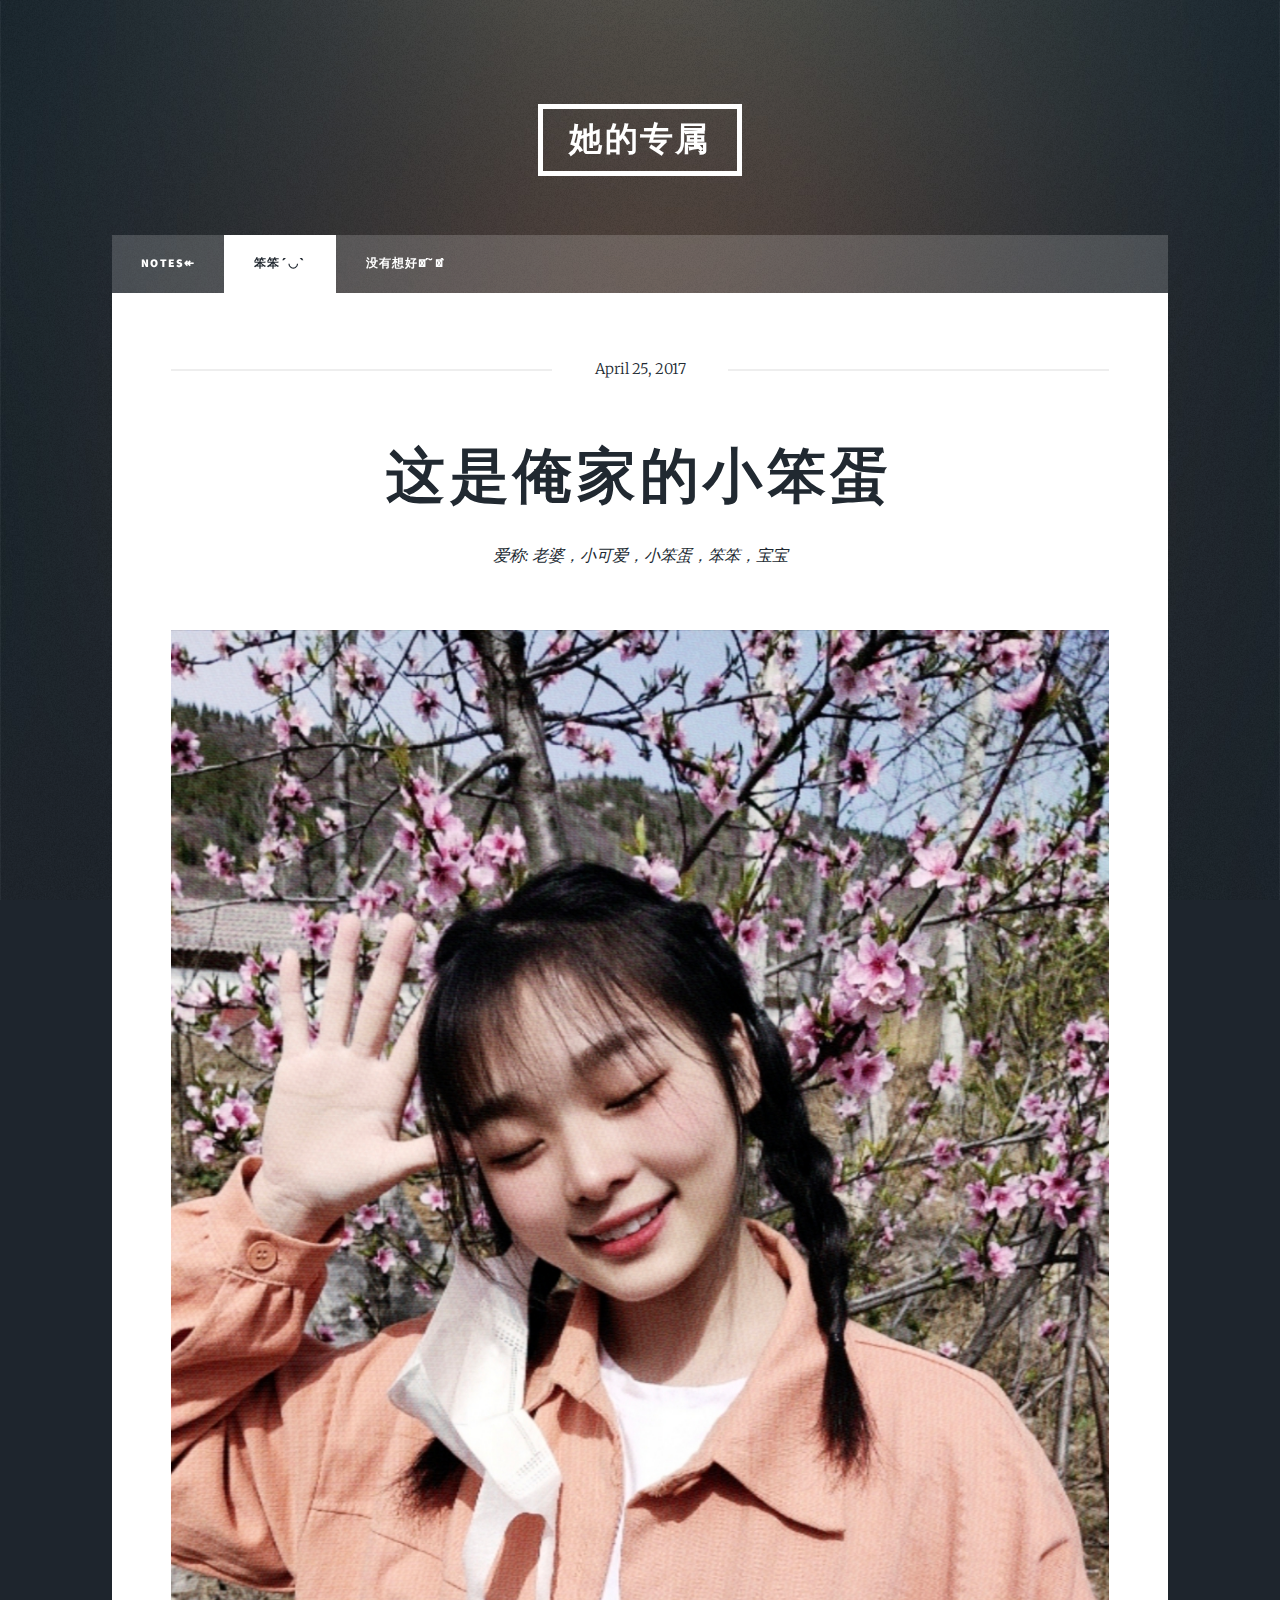
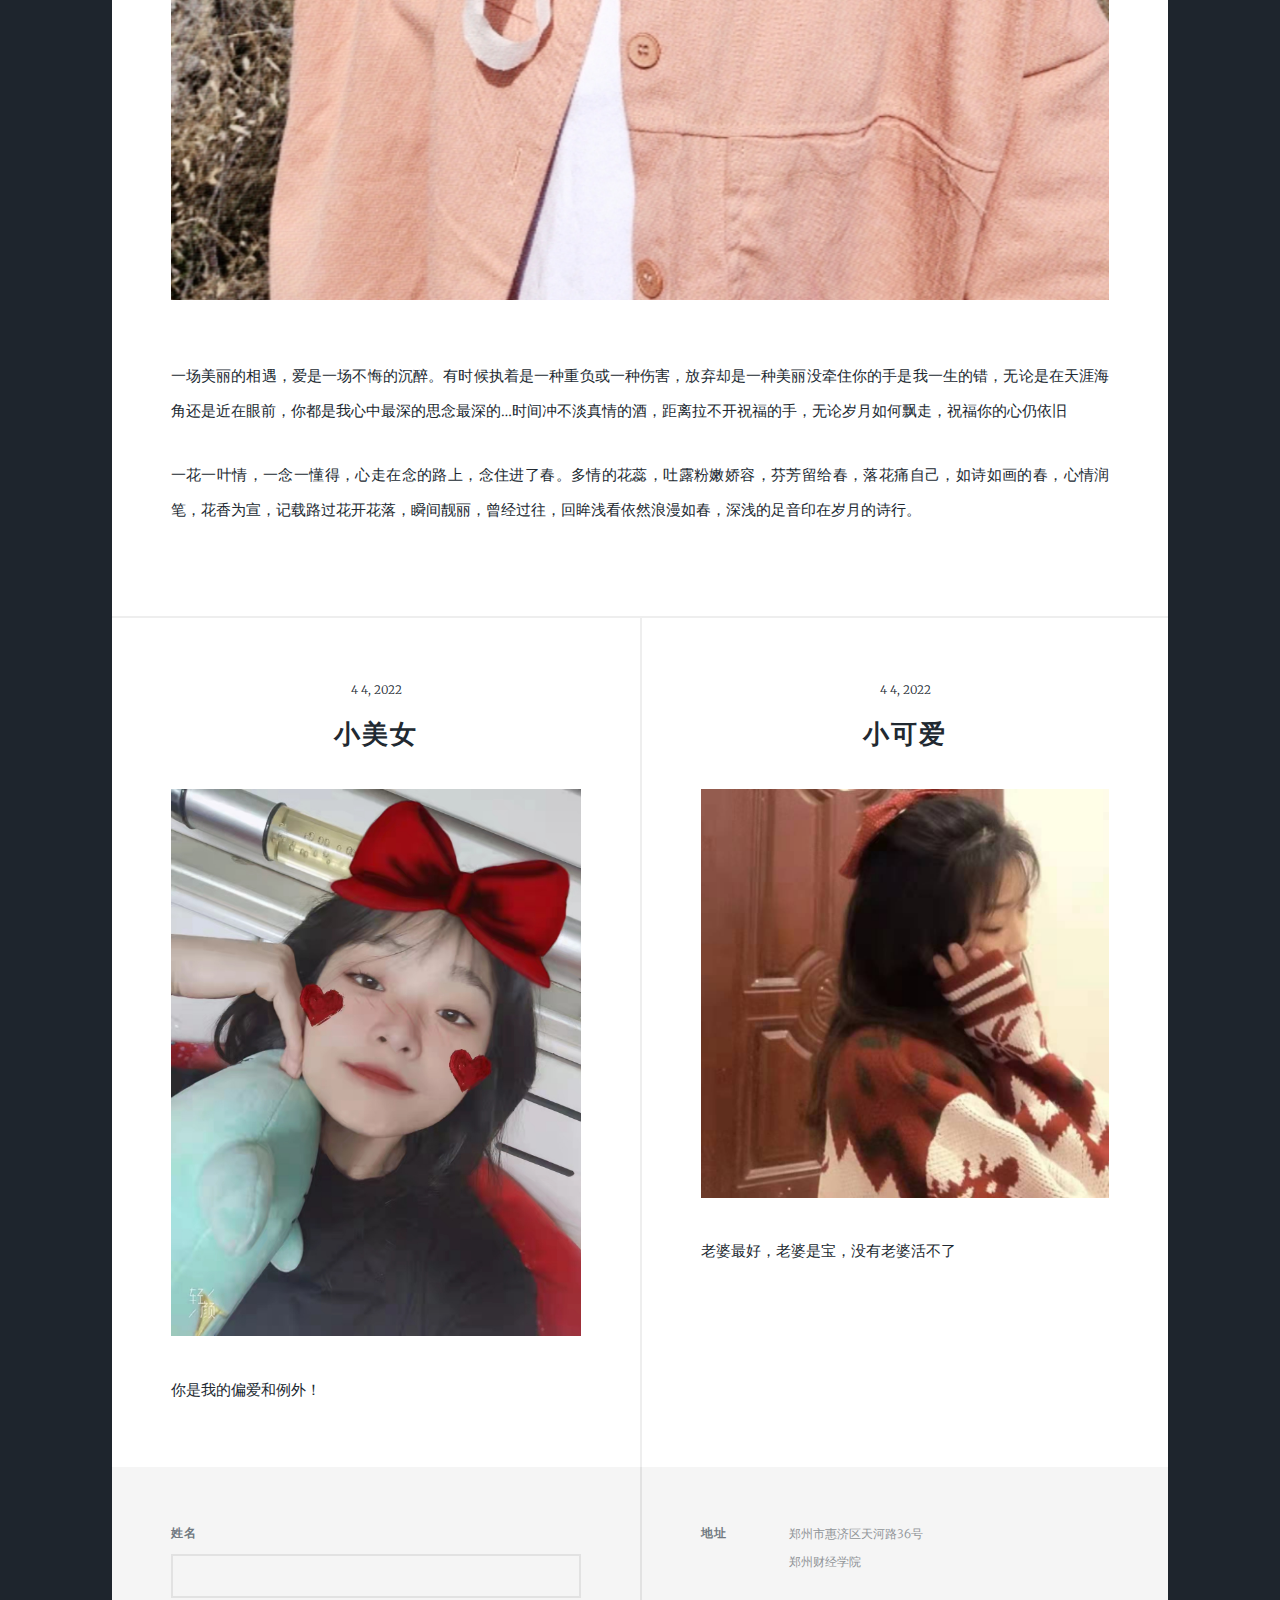
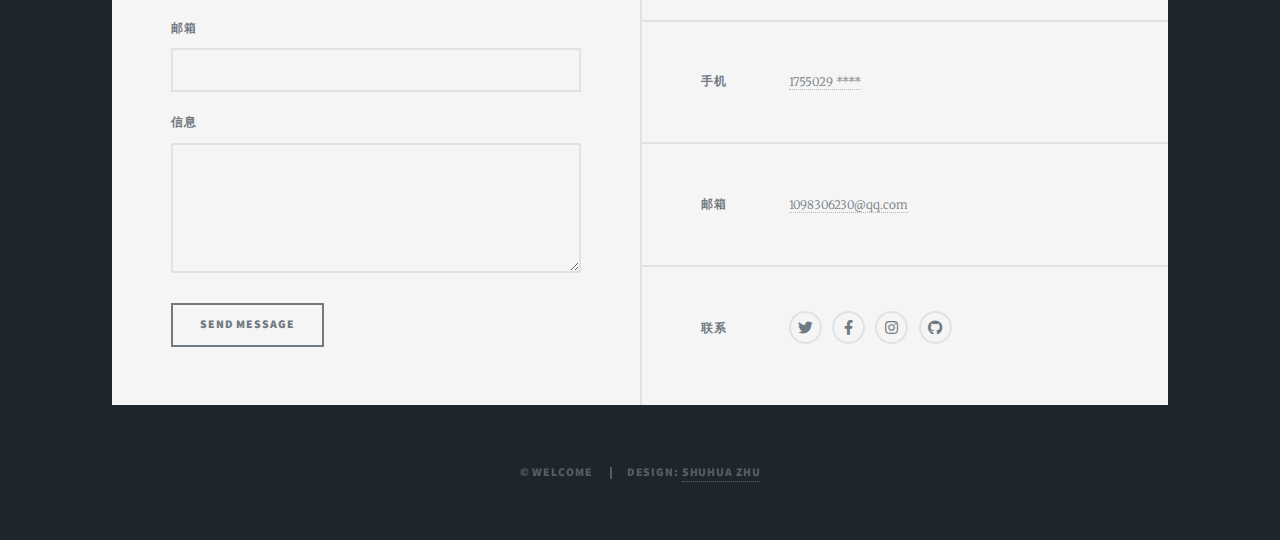
<file: shuhao/src/main/webapp/generic.html>
<!DOCTYPE HTML>
<!--
	Massively by HTML5 UP
	html5up.net | @ajlkn
	Free for personal and commercial use under the CCA 3.0 license (html5up.net/license)
-->
<html>
<head>
    <title>Designed by wjh</title>
    <meta charset="utf-8"/>
    <meta name="viewport" content="width=device-width, initial-scale=1, user-scalable=no"/>
    <link rel="stylesheet" href="assets/css/main.css"/>
    <noscript>
        <link rel="stylesheet" href="assets/css/noscript.css"/>
    </noscript>
</head>
<body class="is-preload">
<div id="clickCanvas" style=" position:fixed;left:0;top:0;z-index:999999999;pointer-events:none;"></div>

<!-- Wrapper -->
<div id="wrapper">

    <!-- Header -->
    <header id="header">
        <a href="index.html" class="logo">她的专属</a>
    </header>

    <!-- Nav -->
    <nav id="nav">
        <ul class="links">
            <li><a href="index.html">notes↞</a></li>
            <li class="active"><a href="generic.html">笨笨´◡`</a></li>
            <li><a href="#">没有想好ฅ́˘ฅ̀</a></li>
        </ul>
        <ul class="icons">
<!--            <li><a href="#" class="icon brands fa-twitter"><span class="label">Twitter</span></a></li>-->
<!--            <li><a href="#" class="icon brands fa-facebook-f"><span class="label">Facebook</span></a></li>-->
<!--            <li><a href="#" class="icon brands fa-instagram"><span class="label">Instagram</span></a></li>-->
<!--            <li><a href="#" class="icon brands fa-github"><span class="label">GitHub</span></a></li>-->
        </ul>
    </nav>

    <!-- Main -->
    <div id="main">

        <!-- Post -->
        <section class="post">
            <header class="major">
                <span class="date">April 25, 2017</span>
                <h1>这是俺家的小笨蛋</h1>
                <p>爱称: 老婆，小可爱，小笨蛋，笨笨，宝宝</p>
            </header>
            <div class="image main"><img src="images/shuhua.jpg" alt=""/></div>
            <p>
                一场美丽的相遇，爱是一场不悔的沉醉。有时候执着是一种重负或一种伤害，放弃却是一种美丽没牵住你的手是我一生的错，无论是在天涯海角还是近在眼前，你都是我心中最深的思念最深的…时间冲不淡真情的酒，距离拉不开祝福的手，无论岁月如何飘走，祝福你的心仍依旧</p>
            <p>
                一花一叶情，一念一懂得，心走在念的路上，念住进了春。多情的花蕊，吐露粉嫩娇容，芬芳留给春，落花痛自己，如诗如画的春，心情润笔，花香为宣，记载路过花开花落，瞬间靓丽，曾经过往，回眸浅看依然浪漫如春，深浅的足音印在岁月的诗行。</p>
        </section>


        <section class="posts">
            <article>
                <header>
                    <span class="date">4 4, 2022</span>
                    <h2><a href="#">小美女<br/>
                    </a></h2>
                </header>
                <a href="#" class="image fit"><img src="images/g1.jpg" alt=""/></a>
                <p>你是我的偏爱和例外！<br/>
                </p>
            </article>

            <article>
                <header>
                    <span class="date">4 4, 2022</span>
                    <h2><a href="#">小可爱<br/>
                    </a></h2>
                </header>
                <a href="#" class="image fit"><img src="images/g2.jpg" alt=""/></a>
                <p>老婆最好，老婆是宝，没有老婆活不了<br/>
                </p>
            </article>
        </section>
    </div>

    <!-- Footer -->
    <footer id="footer">
        <section>
            <form method="post" action="#">
                <div class="fields">
                    <div class="field">
                        <label for="name">姓名</label>
                        <input type="text" name="name" id="name"/>
                    </div>
                    <div class="field">
                        <label for="email">邮箱</label>
                        <input type="text" name="email" id="email"/>
                    </div>
                    <div class="field">
                        <label for="message">信息</label>
                        <textarea name="message" id="message" rows="3"></textarea>
                    </div>
                </div>
                <ul class="actions">
                    <li><input type="submit" value="Send Message"/></li>
                </ul>
            </form>
        </section>
        <section class="split contact">
            <section class="alt">
                <h3>地址</h3>
                <p>郑州市惠济区天河路36号<br/>
                    郑州财经学院</p>
            </section>
            <section>
                <h3>手机</h3>
                <p><a href="#">1755029 ****</a></p>
            </section>
            <section>
                <h3>邮箱</h3>
                <p><a href="#">1098306230@qq.com</a></p>
            </section>
            <section>
                <h3>联系</h3>
                <ul class="icons alt">
                    <li><a href="#" class="icon brands alt fa-twitter"><span class="label">Twitter</span></a></li>
                    <li><a href="#" class="icon brands alt fa-facebook-f"><span class="label">Facebook</span></a></li>
                    <li><a href="#" class="icon brands alt fa-instagram"><span class="label">Instagram</span></a></li>
                    <li><a href="#" class="icon brands alt fa-github"><span class="label">GitHub</span></a></li>
                </ul>
            </section>
        </section>
    </footer>

    <!-- Copyright -->
    <div id="copyright">
        <ul>
            <li>&copy; welcome</li>
            <li>Design: <a href="#">ShuHua Zhu</a></li>
        </ul>
    </div>

</div>

<!-- Scripts -->
<script src="assets/js/jquery.min.js"></script>
<script src="assets/js/jquery.scrollex.min.js"></script>
<script src="assets/js/jquery.scrolly.min.js"></script>
<script src="assets/js/browser.min.js"></script>
<script src="assets/js/breakpoints.min.js"></script>
<script src="assets/js/util.js"></script>
<script src="assets/js/main.js"></script>
<script src="assets/js/click.js"></script>

<div id="content" class="mw-body" role="main">
    <script src="https://eqcn.ajz.miesnfu.com/wp-content/plugins/wp-3d-pony/live2dw/lib/L2Dwidget.min.js"></script>
    <script>
        L2Dwidget.init({
            "model": {
                "jsonPath": "https://unpkg.com/live2d-widget-model-z16@1.0.5/assets/z16.model.json",
                "scale": 1
            },
            "display": {
                "position": "left",
                "width": 90,
                "height": 130,
                "hOffset": 0,
                "vOffset": -20
            },
            "mobile": {
                "show": true,
                "scale": 0.5
            },
            "react": {
                "opacityDefault": 0.7,
                "opacityOnHover": 0.2
            }
        });
    </script>

</div>
</body>
</html>
</file>
<file: shuhao/src/main/webapp/assets/css/main.css>
@import url(fontawesome-all.min.css);
@import url("https://fonts.googleapis.com/css?family=Merriweather:300,700,300italic,700italic|Source+Sans+Pro:900");

/*
	Massively by HTML5 UP
	html5up.net | @ajlkn
	Free for personal and commercial use under the CCA 3.0 license (html5up.net/license)
*/

html, body, div, span, applet, object,
iframe, h1, h2, h3, h4, h5, h6, p, blockquote,
pre, a, abbr, acronym, address, big, cite,
code, del, dfn, em, img, ins, kbd, q, s, samp,
small, strike, strong, sub, sup, tt, var, b,
u, i, center, dl, dt, dd, ol, ul, li, fieldset,
form, label, legend, table, caption, tbody,
tfoot, thead, tr, th, td, article, aside,
canvas, details, embed, figure, figcaption,
footer, header, hgroup, menu, nav, output, ruby,
section, summary, time, mark, audio, video {
	margin: 0;
	padding: 0;
	border: 0;
	font-size: 100%;
	font: inherit;
	vertical-align: baseline;}

article, aside, details, figcaption, figure,
footer, header, hgroup, menu, nav, section {
	display: block;}

body {
	line-height: 1;
}

ol, ul {
	list-style: none;
}

blockquote, q {
	quotes: none;
}

	blockquote:before, blockquote:after, q:before, q:after {
		content: '';
		content: none;
	}

table {
	border-collapse: collapse;
	border-spacing: 0;
}

body {
	-webkit-text-size-adjust: none;
}

mark {
	background-color: transparent;
	color: inherit;
}

input::-moz-focus-inner {
	border: 0;
	padding: 0;
}

input, select, textarea {
	-moz-appearance: none;
	-webkit-appearance: none;
	-ms-appearance: none;
	appearance: none;
}

/* Basic */

	@-ms-viewport {
		width: device-width;
	}

	body {
		-ms-overflow-style: scrollbar;
	}

	@media screen and (max-width: 480px) {

		html, body {
			min-width: 320px;
		}

	}

	html {
		box-sizing: border-box;
	}

	*, *:before, *:after {
		box-sizing: inherit;
	}

	body {
		background-color: #1e252d;
	}

		body.is-preload *, body.is-preload *:before, body.is-preload *:after {
			-moz-animation: none !important;
			-webkit-animation: none !important;
			-ms-animation: none !important;
			animation: none !important;
			-moz-transition: none !important;
			-webkit-transition: none !important;
			-ms-transition: none !important;
			transition: none !important;
		}

/* Type */

	html {
		font-size: 16pt;
	}

		@media screen and (max-width: 1680px) {

			html {
				font-size: 12pt;
			}

		}

		@media screen and (max-width: 1280px) {

			html {
				font-size: 11pt;
			}

		}

		@media screen and (max-width: 360px) {

			html {
				font-size: 10pt;
			}

		}

	body {
		color: #212931;
	}

	body, input, select, textarea {
		font-family: "Merriweather", Georgia, serif;
		font-weight: 300;
		font-size: 1rem;
		line-height: 2.375;
	}

	a {
		-moz-transition: color 0.2s ease-in-out, background-color 0.2s ease-in-out, border-color 0.2s ease-in-out, box-shadow 0.2s ease-in-out;
		-webkit-transition: color 0.2s ease-in-out, background-color 0.2s ease-in-out, border-color 0.2s ease-in-out, box-shadow 0.2s ease-in-out;
		-ms-transition: color 0.2s ease-in-out, background-color 0.2s ease-in-out, border-color 0.2s ease-in-out, box-shadow 0.2s ease-in-out;
		transition: color 0.2s ease-in-out, background-color 0.2s ease-in-out, border-color 0.2s ease-in-out, box-shadow 0.2s ease-in-out;
		border-bottom: dotted 1px;
		text-decoration: none;
	}

		a:hover {
			border-bottom-color: transparent;
		}

	strong, b {
		font-weight: 600;
	}

	em, i {
		font-style: italic;
	}

	p {
		text-align: justify;
		margin: 0 0 2rem 0;
	}

	h1, h2, h3, h4, h5, h6 {
		font-family: "Source Sans Pro", Helvetica, sans-serif;
		font-weight: 900;
		line-height: 1.5;
		letter-spacing: 0.075em;
		text-transform: uppercase;
		margin: 0 0 1rem 0;
	}

		h1 a, h2 a, h3 a, h4 a, h5 a, h6 a {
			border-bottom: 0;
			color: inherit;
			text-decoration: none;
		}

	h1 {
		font-size: 4rem;
		line-height: 1.1;
		margin: 0 0 2rem 0;
	}

	h2 {
		font-size: 1.75rem;
		line-height: 1.3;
		margin: 0 0 1.5rem 0;
	}

	h3 {
		font-size: 1.25rem;
		margin: 0 0 1.5rem 0;
	}

	h4 {
		font-size: 1rem;
	}

	h5 {
		font-size: 0.9rem;
	}

	h6 {
		font-size: 0.8rem;
	}

	sub {
		font-size: 0.8rem;
		position: relative;
		top: 0.5rem;
	}

	sup {
		font-size: 0.8rem;
		position: relative;
		top: -0.5rem;
	}

	blockquote {
		border-left: solid 4px;
		font-style: italic;
		margin: 0 0 2rem 0;
		padding: 0.5rem 0 0.5rem 2rem;
	}

	code {
		border: solid 2px;
		font-family: "Courier New", monospace;
		font-size: 0.9rem;
		margin: 0 0.25rem;
		padding: 0.25rem 0.65rem;
	}

	pre {
		-webkit-overflow-scrolling: touch;
		font-family: "Courier New", monospace;
		font-size: 0.9rem;
		margin: 0 0 2rem 0;
	}

		pre code {
			display: block;
			line-height: 1.75;
			padding: 1rem 1.5rem;
			overflow-x: auto;
		}

	hr {
		border: 0;
		border-bottom: solid 2px;
		margin: 3rem 0;
	}

		hr.major {
			margin: 5rem 0;
		}

	.align-left {
		text-align: left;
	}

	.align-center {
		text-align: center;
	}

	.align-right {
		text-align: right;
	}

	input, select, textarea {
		color: #212931;
	}

	a {
		color: #212931;
		border-bottom-color: rgba(33, 41, 49, 0.5);
	}

		a:hover {
			border-bottom-color: transparent;
			color: #18bfef !important;
		}

	strong, b {
		color: #212931;
	}

	h1, h2, h3, h4, h5, h6 {
		color: #212931;
	}

	blockquote {
		border-left-color: #eeeeee;
	}

	code {
		background: rgba(220, 220, 220, 0.25);
		border-color: #eeeeee;
	}

	hr {
		border-bottom-color: #eeeeee;
	}

/* Row */

	.row {
		display: flex;
		flex-wrap: wrap;
		box-sizing: border-box;
		align-items: stretch;
	}

		.row > * {
			box-sizing: border-box;
		}

		.row.gtr-uniform > * > :last-child {
			margin-bottom: 0;
		}

		.row.aln-left {
			justify-content: flex-start;
		}

		.row.aln-center {
			justify-content: center;
		}

		.row.aln-right {
			justify-content: flex-end;
		}

		.row.aln-top {
			align-items: flex-start;
		}

		.row.aln-middle {
			align-items: center;
		}

		.row.aln-bottom {
			align-items: flex-end;
		}

		.row > .imp {
			order: -1;
		}

		.row > .col-1 {
			width: 8.33333%;
		}

		.row > .off-1 {
			margin-left: 8.33333%;
		}

		.row > .col-2 {
			width: 16.66667%;
		}

		.row > .off-2 {
			margin-left: 16.66667%;
		}

		.row > .col-3 {
			width: 25%;
		}

		.row > .off-3 {
			margin-left: 25%;
		}

		.row > .col-4 {
			width: 33.33333%;
		}

		.row > .off-4 {
			margin-left: 33.33333%;
		}

		.row > .col-5 {
			width: 41.66667%;
		}

		.row > .off-5 {
			margin-left: 41.66667%;
		}

		.row > .col-6 {
			width: 100%;
		}

		.row > .off-6 {
			margin-left: 50%;
		}

		.row > .col-7 {
			width: 58.33333%;
		}

		.row > .off-7 {
			margin-left: 58.33333%;
		}

		.row > .col-8 {
			width: 66.66667%;
		}

		.row > .off-8 {
			margin-left: 66.66667%;
		}

		.row > .col-9 {
			width: 75%;
		}

		.row > .off-9 {
			margin-left: 75%;
		}

		.row > .col-10 {
			width: 83.33333%;
		}

		.row > .off-10 {
			margin-left: 83.33333%;
		}

		.row > .col-11 {
			width: 91.66667%;
		}

		.row > .off-11 {
			margin-left: 91.66667%;
		}

		.row > .col-12 {
			width: 100%;
		}

		.row > .off-12 {
			margin-left: 100%;
		}

		.row.gtr-0 {
			margin-top: 0;
			margin-left: 0rem;
		}

			.row.gtr-0 > * {
				padding: 0 0 0 0rem;
			}

			.row.gtr-0.gtr-uniform {
				margin-top: 0rem;
			}

				.row.gtr-0.gtr-uniform > * {
					padding-top: 0rem;
				}

		.row.gtr-25 {
			margin-top: 0;
			margin-left: -0.375rem;
		}

			.row.gtr-25 > * {
				padding: 0 0 0 0.375rem;
			}

			.row.gtr-25.gtr-uniform {
				margin-top: -0.375rem;
			}

				.row.gtr-25.gtr-uniform > * {
					padding-top: 0.375rem;
				}

		.row.gtr-50 {
			margin-top: 0;
			margin-left: -0.75rem;
		}

			.row.gtr-50 > * {
				padding: 0 0 0 0.75rem;
			}

			.row.gtr-50.gtr-uniform {
				margin-top: -0.75rem;
			}

				.row.gtr-50.gtr-uniform > * {
					padding-top: 0.75rem;
				}

		.row {
			margin-top: 0;
			margin-left: -1.5rem;
		}

			.row > * {
				padding: 0 0 0 1.5rem;
			}

			.row.gtr-uniform {
				margin-top: -1.5rem;
			}

				.row.gtr-uniform > * {
					padding-top: 1.5rem;
				}

		.row.gtr-150 {
			margin-top: 0;
			margin-left: -2.25rem;
		}

			.row.gtr-150 > * {
				padding: 0 0 0 2.25rem;
			}

			.row.gtr-150.gtr-uniform {
				margin-top: -2.25rem;
			}

				.row.gtr-150.gtr-uniform > * {
					padding-top: 2.25rem;
				}

		.row.gtr-200 {
			margin-top: 0;
			margin-left: -3rem;
		}

			.row.gtr-200 > * {
				padding: 0 0 0 3rem;
			}

			.row.gtr-200.gtr-uniform {
				margin-top: -3rem;
			}

				.row.gtr-200.gtr-uniform > * {
					padding-top: 3rem;
				}

		@media screen and (max-width: 1680px) {

			.row {
				display: flex;
				flex-wrap: wrap;
				box-sizing: border-box;
				align-items: stretch;
			}

				.row > * {
					box-sizing: border-box;
				}

				.row.gtr-uniform > * > :last-child {
					margin-bottom: 0;
				}

				.row.aln-left {
					justify-content: flex-start;
				}

				.row.aln-center {
					justify-content: center;
				}

				.row.aln-right {
					justify-content: flex-end;
				}

				.row.aln-top {
					align-items: flex-start;
				}

				.row.aln-middle {
					align-items: center;
				}

				.row.aln-bottom {
					align-items: flex-end;
				}

				.row > .imp-xlarge {
					order: -1;
				}

				.row > .col-1-xlarge {
					width: 8.33333%;
				}

				.row > .off-1-xlarge {
					margin-left: 8.33333%;
				}

				.row > .col-2-xlarge {
					width: 16.66667%;
				}

				.row > .off-2-xlarge {
					margin-left: 16.66667%;
				}

				.row > .col-3-xlarge {
					width: 25%;
				}

				.row > .off-3-xlarge {
					margin-left: 25%;
				}

				.row > .col-4-xlarge {
					width: 33.33333%;
				}

				.row > .off-4-xlarge {
					margin-left: 33.33333%;
				}

				.row > .col-5-xlarge {
					width: 41.66667%;
				}

				.row > .off-5-xlarge {
					margin-left: 41.66667%;
				}

				.row > .col-6-xlarge {
					width: 50%;
				}

				.row > .off-6-xlarge {
					margin-left: 50%;
				}

				.row > .col-7-xlarge {
					width: 58.33333%;
				}

				.row > .off-7-xlarge {
					margin-left: 58.33333%;
				}

				.row > .col-8-xlarge {
					width: 66.66667%;
				}

				.row > .off-8-xlarge {
					margin-left: 66.66667%;
				}

				.row > .col-9-xlarge {
					width: 75%;
				}

				.row > .off-9-xlarge {
					margin-left: 75%;
				}

				.row > .col-10-xlarge {
					width: 83.33333%;
				}

				.row > .off-10-xlarge {
					margin-left: 83.33333%;
				}

				.row > .col-11-xlarge {
					width: 91.66667%;
				}

				.row > .off-11-xlarge {
					margin-left: 91.66667%;
				}

				.row > .col-12-xlarge {
					width: 100%;
				}

				.row > .off-12-xlarge {
					margin-left: 100%;
				}

				.row.gtr-0 {
					margin-top: 0;
					margin-left: 0rem;
				}

					.row.gtr-0 > * {
						padding: 0 0 0 0rem;
					}

					.row.gtr-0.gtr-uniform {
						margin-top: 0rem;
					}

						.row.gtr-0.gtr-uniform > * {
							padding-top: 0rem;
						}

				.row.gtr-25 {
					margin-top: 0;
					margin-left: -0.375rem;
				}

					.row.gtr-25 > * {
						padding: 0 0 0 0.375rem;
					}

					.row.gtr-25.gtr-uniform {
						margin-top: -0.375rem;
					}

						.row.gtr-25.gtr-uniform > * {
							padding-top: 0.375rem;
						}

				.row.gtr-50 {
					margin-top: 0;
					margin-left: -0.75rem;
				}

					.row.gtr-50 > * {
						padding: 0 0 0 0.75rem;
					}

					.row.gtr-50.gtr-uniform {
						margin-top: -0.75rem;
					}

						.row.gtr-50.gtr-uniform > * {
							padding-top: 0.75rem;
						}

				.row {
					margin-top: 0;
					margin-left: -1.5rem;
				}

					.row > * {
						padding: 0 0 0 1.5rem;
					}

					.row.gtr-uniform {
						margin-top: -1.5rem;
					}

						.row.gtr-uniform > * {
							padding-top: 1.5rem;
						}

				.row.gtr-150 {
					margin-top: 0;
					margin-left: -2.25rem;
				}

					.row.gtr-150 > * {
						padding: 0 0 0 2.25rem;
					}

					.row.gtr-150.gtr-uniform {
						margin-top: -2.25rem;
					}

						.row.gtr-150.gtr-uniform > * {
							padding-top: 2.25rem;
						}

				.row.gtr-200 {
					margin-top: 0;
					margin-left: -3rem;
				}

					.row.gtr-200 > * {
						padding: 0 0 0 3rem;
					}

					.row.gtr-200.gtr-uniform {
						margin-top: -3rem;
					}

						.row.gtr-200.gtr-uniform > * {
							padding-top: 3rem;
						}

		}

		@media screen and (max-width: 1280px) {

			.row {
				display: flex;
				flex-wrap: wrap;
				box-sizing: border-box;
				align-items: stretch;
			}

				.row > * {
					box-sizing: border-box;
				}

				.row.gtr-uniform > * > :last-child {
					margin-bottom: 0;
				}

				.row.aln-left {
					justify-content: flex-start;
				}

				.row.aln-center {
					justify-content: center;
				}

				.row.aln-right {
					justify-content: flex-end;
				}

				.row.aln-top {
					align-items: flex-start;
				}

				.row.aln-middle {
					align-items: center;
				}

				.row.aln-bottom {
					align-items: flex-end;
				}

				.row > .imp-large {
					order: -1;
				}

				.row > .col-1-large {
					width: 8.33333%;
				}

				.row > .off-1-large {
					margin-left: 8.33333%;
				}

				.row > .col-2-large {
					width: 16.66667%;
				}

				.row > .off-2-large {
					margin-left: 16.66667%;
				}

				.row > .col-3-large {
					width: 25%;
				}

				.row > .off-3-large {
					margin-left: 25%;
				}

				.row > .col-4-large {
					width: 33.33333%;
				}

				.row > .off-4-large {
					margin-left: 33.33333%;
				}

				.row > .col-5-large {
					width: 41.66667%;
				}

				.row > .off-5-large {
					margin-left: 41.66667%;
				}

				.row > .col-6-large {
					width: 50%;
				}

				.row > .off-6-large {
					margin-left: 50%;
				}

				.row > .col-7-large {
					width: 58.33333%;
				}

				.row > .off-7-large {
					margin-left: 58.33333%;
				}

				.row > .col-8-large {
					width: 66.66667%;
				}

				.row > .off-8-large {
					margin-left: 66.66667%;
				}

				.row > .col-9-large {
					width: 75%;
				}

				.row > .off-9-large {
					margin-left: 75%;
				}

				.row > .col-10-large {
					width: 83.33333%;
				}

				.row > .off-10-large {
					margin-left: 83.33333%;
				}

				.row > .col-11-large {
					width: 91.66667%;
				}

				.row > .off-11-large {
					margin-left: 91.66667%;
				}

				.row > .col-12-large {
					width: 100%;
				}

				.row > .off-12-large {
					margin-left: 100%;
				}

				.row.gtr-0 {
					margin-top: 0;
					margin-left: 0rem;
				}

					.row.gtr-0 > * {
						padding: 0 0 0 0rem;
					}

					.row.gtr-0.gtr-uniform {
						margin-top: 0rem;
					}

						.row.gtr-0.gtr-uniform > * {
							padding-top: 0rem;
						}

				.row.gtr-25 {
					margin-top: 0;
					margin-left: -0.375rem;
				}

					.row.gtr-25 > * {
						padding: 0 0 0 0.375rem;
					}

					.row.gtr-25.gtr-uniform {
						margin-top: -0.375rem;
					}

						.row.gtr-25.gtr-uniform > * {
							padding-top: 0.375rem;
						}

				.row.gtr-50 {
					margin-top: 0;
					margin-left: -0.75rem;
				}

					.row.gtr-50 > * {
						padding: 0 0 0 0.75rem;
					}

					.row.gtr-50.gtr-uniform {
						margin-top: -0.75rem;
					}

						.row.gtr-50.gtr-uniform > * {
							padding-top: 0.75rem;
						}

				.row {
					margin-top: 0;
					margin-left: -1.5rem;
				}

					.row > * {
						padding: 0 0 0 1.5rem;
					}

					.row.gtr-uniform {
						margin-top: -1.5rem;
					}

						.row.gtr-uniform > * {
							padding-top: 1.5rem;
						}

				.row.gtr-150 {
					margin-top: 0;
					margin-left: -2.25rem;
				}

					.row.gtr-150 > * {
						padding: 0 0 0 2.25rem;
					}

					.row.gtr-150.gtr-uniform {
						margin-top: -2.25rem;
					}

						.row.gtr-150.gtr-uniform > * {
							padding-top: 2.25rem;
						}

				.row.gtr-200 {
					margin-top: 0;
					margin-left: -3rem;
				}

					.row.gtr-200 > * {
						padding: 0 0 0 3rem;
					}

					.row.gtr-200.gtr-uniform {
						margin-top: -3rem;
					}

						.row.gtr-200.gtr-uniform > * {
							padding-top: 3rem;
						}

		}

		@media screen and (max-width: 980px) {

			.row {
				display: flex;
				flex-wrap: wrap;
				box-sizing: border-box;
				align-items: stretch;
			}

				.row > * {
					box-sizing: border-box;
				}

				.row.gtr-uniform > * > :last-child {
					margin-bottom: 0;
				}

				.row.aln-left {
					justify-content: flex-start;
				}

				.row.aln-center {
					justify-content: center;
				}

				.row.aln-right {
					justify-content: flex-end;
				}

				.row.aln-top {
					align-items: flex-start;
				}

				.row.aln-middle {
					align-items: center;
				}

				.row.aln-bottom {
					align-items: flex-end;
				}

				.row > .imp-medium {
					order: -1;
				}

				.row > .col-1-medium {
					width: 8.33333%;
				}

				.row > .off-1-medium {
					margin-left: 8.33333%;
				}

				.row > .col-2-medium {
					width: 16.66667%;
				}

				.row > .off-2-medium {
					margin-left: 16.66667%;
				}

				.row > .col-3-medium {
					width: 25%;
				}

				.row > .off-3-medium {
					margin-left: 25%;
				}

				.row > .col-4-medium {
					width: 33.33333%;
				}

				.row > .off-4-medium {
					margin-left: 33.33333%;
				}

				.row > .col-5-medium {
					width: 41.66667%;
				}

				.row > .off-5-medium {
					margin-left: 41.66667%;
				}

				.row > .col-6-medium {
					width: 50%;
				}

				.row > .off-6-medium {
					margin-left: 50%;
				}

				.row > .col-7-medium {
					width: 58.33333%;
				}

				.row > .off-7-medium {
					margin-left: 58.33333%;
				}

				.row > .col-8-medium {
					width: 66.66667%;
				}

				.row > .off-8-medium {
					margin-left: 66.66667%;
				}

				.row > .col-9-medium {
					width: 75%;
				}

				.row > .off-9-medium {
					margin-left: 75%;
				}

				.row > .col-10-medium {
					width: 83.33333%;
				}

				.row > .off-10-medium {
					margin-left: 83.33333%;
				}

				.row > .col-11-medium {
					width: 91.66667%;
				}

				.row > .off-11-medium {
					margin-left: 91.66667%;
				}

				.row > .col-12-medium {
					width: 100%;
				}

				.row > .off-12-medium {
					margin-left: 100%;
				}

				.row.gtr-0 {
					margin-top: 0;
					margin-left: 0rem;
				}

					.row.gtr-0 > * {
						padding: 0 0 0 0rem;
					}

					.row.gtr-0.gtr-uniform {
						margin-top: 0rem;
					}

						.row.gtr-0.gtr-uniform > * {
							padding-top: 0rem;
						}

				.row.gtr-25 {
					margin-top: 0;
					margin-left: -0.375rem;
				}

					.row.gtr-25 > * {
						padding: 0 0 0 0.375rem;
					}

					.row.gtr-25.gtr-uniform {
						margin-top: -0.375rem;
					}

						.row.gtr-25.gtr-uniform > * {
							padding-top: 0.375rem;
						}

				.row.gtr-50 {
					margin-top: 0;
					margin-left: -0.75rem;
				}

					.row.gtr-50 > * {
						padding: 0 0 0 0.75rem;
					}

					.row.gtr-50.gtr-uniform {
						margin-top: -0.75rem;
					}

						.row.gtr-50.gtr-uniform > * {
							padding-top: 0.75rem;
						}

				.row {
					margin-top: 0;
					margin-left: -1.5rem;
				}

					.row > * {
						padding: 0 0 0 1.5rem;
					}

					.row.gtr-uniform {
						margin-top: -1.5rem;
					}

						.row.gtr-uniform > * {
							padding-top: 1.5rem;
						}

				.row.gtr-150 {
					margin-top: 0;
					margin-left: -2.25rem;
				}

					.row.gtr-150 > * {
						padding: 0 0 0 2.25rem;
					}

					.row.gtr-150.gtr-uniform {
						margin-top: -2.25rem;
					}

						.row.gtr-150.gtr-uniform > * {
							padding-top: 2.25rem;
						}

				.row.gtr-200 {
					margin-top: 0;
					margin-left: -3rem;
				}

					.row.gtr-200 > * {
						padding: 0 0 0 3rem;
					}

					.row.gtr-200.gtr-uniform {
						margin-top: -3rem;
					}

						.row.gtr-200.gtr-uniform > * {
							padding-top: 3rem;
						}

		}

		@media screen and (max-width: 736px) {

			.row {
				display: flex;
				flex-wrap: wrap;
				box-sizing: border-box;
				align-items: stretch;
			}

				.row > * {
					box-sizing: border-box;
				}

				.row.gtr-uniform > * > :last-child {
					margin-bottom: 0;
				}

				.row.aln-left {
					justify-content: flex-start;
				}

				.row.aln-center {
					justify-content: center;
				}

				.row.aln-right {
					justify-content: flex-end;
				}

				.row.aln-top {
					align-items: flex-start;
				}

				.row.aln-middle {
					align-items: center;
				}

				.row.aln-bottom {
					align-items: flex-end;
				}

				.row > .imp-small {
					order: -1;
				}

				.row > .col-1-small {
					width: 8.33333%;
				}

				.row > .off-1-small {
					margin-left: 8.33333%;
				}

				.row > .col-2-small {
					width: 16.66667%;
				}

				.row > .off-2-small {
					margin-left: 16.66667%;
				}

				.row > .col-3-small {
					width: 25%;
				}

				.row > .off-3-small {
					margin-left: 25%;
				}

				.row > .col-4-small {
					width: 33.33333%;
				}

				.row > .off-4-small {
					margin-left: 33.33333%;
				}

				.row > .col-5-small {
					width: 41.66667%;
				}

				.row > .off-5-small {
					margin-left: 41.66667%;
				}

				.row > .col-6-small {
					width: 50%;
				}

				.row > .off-6-small {
					margin-left: 50%;
				}

				.row > .col-7-small {
					width: 58.33333%;
				}

				.row > .off-7-small {
					margin-left: 58.33333%;
				}

				.row > .col-8-small {
					width: 66.66667%;
				}

				.row > .off-8-small {
					margin-left: 66.66667%;
				}

				.row > .col-9-small {
					width: 75%;
				}

				.row > .off-9-small {
					margin-left: 75%;
				}

				.row > .col-10-small {
					width: 83.33333%;
				}

				.row > .off-10-small {
					margin-left: 83.33333%;
				}

				.row > .col-11-small {
					width: 91.66667%;
				}

				.row > .off-11-small {
					margin-left: 91.66667%;
				}

				.row > .col-12-small {
					width: 100%;
				}

				.row > .off-12-small {
					margin-left: 100%;
				}

				.row.gtr-0 {
					margin-top: 0;
					margin-left: 0rem;
				}

					.row.gtr-0 > * {
						padding: 0 0 0 0rem;
					}

					.row.gtr-0.gtr-uniform {
						margin-top: 0rem;
					}

						.row.gtr-0.gtr-uniform > * {
							padding-top: 0rem;
						}

				.row.gtr-25 {
					margin-top: 0;
					margin-left: -0.375rem;
				}

					.row.gtr-25 > * {
						padding: 0 0 0 0.375rem;
					}

					.row.gtr-25.gtr-uniform {
						margin-top: -0.375rem;
					}

						.row.gtr-25.gtr-uniform > * {
							padding-top: 0.375rem;
						}

				.row.gtr-50 {
					margin-top: 0;
					margin-left: -0.75rem;
				}

					.row.gtr-50 > * {
						padding: 0 0 0 0.75rem;
					}

					.row.gtr-50.gtr-uniform {
						margin-top: -0.75rem;
					}

						.row.gtr-50.gtr-uniform > * {
							padding-top: 0.75rem;
						}

				.row {
					margin-top: 0;
					margin-left: -1.5rem;
				}

					.row > * {
						padding: 0 0 0 1.5rem;
					}

					.row.gtr-uniform {
						margin-top: -1.5rem;
					}

						.row.gtr-uniform > * {
							padding-top: 1.5rem;
						}

				.row.gtr-150 {
					margin-top: 0;
					margin-left: -2.25rem;
				}

					.row.gtr-150 > * {
						padding: 0 0 0 2.25rem;
					}

					.row.gtr-150.gtr-uniform {
						margin-top: -2.25rem;
					}

						.row.gtr-150.gtr-uniform > * {
							padding-top: 2.25rem;
						}

				.row.gtr-200 {
					margin-top: 0;
					margin-left: -3rem;
				}

					.row.gtr-200 > * {
						padding: 0 0 0 3rem;
					}

					.row.gtr-200.gtr-uniform {
						margin-top: -3rem;
					}

						.row.gtr-200.gtr-uniform > * {
							padding-top: 3rem;
						}

		}

		@media screen and (max-width: 480px) {

			.row {
				display: flex;
				flex-wrap: wrap;
				box-sizing: border-box;
				align-items: stretch;
			}

				.row > * {
					box-sizing: border-box;
				}

				.row.gtr-uniform > * > :last-child {
					margin-bottom: 0;
				}

				.row.aln-left {
					justify-content: flex-start;
				}

				.row.aln-center {
					justify-content: center;
				}

				.row.aln-right {
					justify-content: flex-end;
				}

				.row.aln-top {
					align-items: flex-start;
				}

				.row.aln-middle {
					align-items: center;
				}

				.row.aln-bottom {
					align-items: flex-end;
				}

				.row > .imp-xsmall {
					order: -1;
				}

				.row > .col-1-xsmall {
					width: 8.33333%;
				}

				.row > .off-1-xsmall {
					margin-left: 8.33333%;
				}

				.row > .col-2-xsmall {
					width: 16.66667%;
				}

				.row > .off-2-xsmall {
					margin-left: 16.66667%;
				}

				.row > .col-3-xsmall {
					width: 25%;
				}

				.row > .off-3-xsmall {
					margin-left: 25%;
				}

				.row > .col-4-xsmall {
					width: 33.33333%;
				}

				.row > .off-4-xsmall {
					margin-left: 33.33333%;
				}

				.row > .col-5-xsmall {
					width: 41.66667%;
				}

				.row > .off-5-xsmall {
					margin-left: 41.66667%;
				}

				.row > .col-6-xsmall {
					width: 50%;
				}

				.row > .off-6-xsmall {
					margin-left: 50%;
				}

				.row > .col-7-xsmall {
					width: 58.33333%;
				}

				.row > .off-7-xsmall {
					margin-left: 58.33333%;
				}

				.row > .col-8-xsmall {
					width: 66.66667%;
				}

				.row > .off-8-xsmall {
					margin-left: 66.66667%;
				}

				.row > .col-9-xsmall {
					width: 75%;
				}

				.row > .off-9-xsmall {
					margin-left: 75%;
				}

				.row > .col-10-xsmall {
					width: 83.33333%;
				}

				.row > .off-10-xsmall {
					margin-left: 83.33333%;
				}

				.row > .col-11-xsmall {
					width: 91.66667%;
				}

				.row > .off-11-xsmall {
					margin-left: 91.66667%;
				}

				.row > .col-12-xsmall {
					width: 100%;
				}

				.row > .off-12-xsmall {
					margin-left: 100%;
				}

				.row.gtr-0 {
					margin-top: 0;
					margin-left: 0rem;
				}

					.row.gtr-0 > * {
						padding: 0 0 0 0rem;
					}

					.row.gtr-0.gtr-uniform {
						margin-top: 0rem;
					}

						.row.gtr-0.gtr-uniform > * {
							padding-top: 0rem;
						}

				.row.gtr-25 {
					margin-top: 0;
					margin-left: -0.375rem;
				}

					.row.gtr-25 > * {
						padding: 0 0 0 0.375rem;
					}

					.row.gtr-25.gtr-uniform {
						margin-top: -0.375rem;
					}

						.row.gtr-25.gtr-uniform > * {
							padding-top: 0.375rem;
						}

				.row.gtr-50 {
					margin-top: 0;
					margin-left: -0.75rem;
				}

					.row.gtr-50 > * {
						padding: 0 0 0 0.75rem;
					}

					.row.gtr-50.gtr-uniform {
						margin-top: -0.75rem;
					}

						.row.gtr-50.gtr-uniform > * {
							padding-top: 0.75rem;
						}

				.row {
					margin-top: 0;
					margin-left: -1.5rem;
				}

					.row > * {
						padding: 0 0 0 1.5rem;
					}

					.row.gtr-uniform {
						margin-top: -1.5rem;
					}

						.row.gtr-uniform > * {
							padding-top: 1.5rem;
						}

				.row.gtr-150 {
					margin-top: 0;
					margin-left: -2.25rem;
				}

					.row.gtr-150 > * {
						padding: 0 0 0 2.25rem;
					}

					.row.gtr-150.gtr-uniform {
						margin-top: -2.25rem;
					}

						.row.gtr-150.gtr-uniform > * {
							padding-top: 2.25rem;
						}

				.row.gtr-200 {
					margin-top: 0;
					margin-left: -3rem;
				}

					.row.gtr-200 > * {
						padding: 0 0 0 3rem;
					}

					.row.gtr-200.gtr-uniform {
						margin-top: -3rem;
					}

						.row.gtr-200.gtr-uniform > * {
							padding-top: 3rem;
						}

		}

		@media screen and (max-width: 360px) {

			.row {
				display: flex;
				flex-wrap: wrap;
				box-sizing: border-box;
				align-items: stretch;
			}

				.row > * {
					box-sizing: border-box;
				}

				.row.gtr-uniform > * > :last-child {
					margin-bottom: 0;
				}

				.row.aln-left {
					justify-content: flex-start;
				}

				.row.aln-center {
					justify-content: center;
				}

				.row.aln-right {
					justify-content: flex-end;
				}

				.row.aln-top {
					align-items: flex-start;
				}

				.row.aln-middle {
					align-items: center;
				}

				.row.aln-bottom {
					align-items: flex-end;
				}

				.row > .imp-xxsmall {
					order: -1;
				}

				.row > .col-1-xxsmall {
					width: 8.33333%;
				}

				.row > .off-1-xxsmall {
					margin-left: 8.33333%;
				}

				.row > .col-2-xxsmall {
					width: 16.66667%;
				}

				.row > .off-2-xxsmall {
					margin-left: 16.66667%;
				}

				.row > .col-3-xxsmall {
					width: 25%;
				}

				.row > .off-3-xxsmall {
					margin-left: 25%;
				}

				.row > .col-4-xxsmall {
					width: 33.33333%;
				}

				.row > .off-4-xxsmall {
					margin-left: 33.33333%;
				}

				.row > .col-5-xxsmall {
					width: 41.66667%;
				}

				.row > .off-5-xxsmall {
					margin-left: 41.66667%;
				}

				.row > .col-6-xxsmall {
					width: 50%;
				}

				.row > .off-6-xxsmall {
					margin-left: 50%;
				}

				.row > .col-7-xxsmall {
					width: 58.33333%;
				}

				.row > .off-7-xxsmall {
					margin-left: 58.33333%;
				}

				.row > .col-8-xxsmall {
					width: 66.66667%;
				}

				.row > .off-8-xxsmall {
					margin-left: 66.66667%;
				}

				.row > .col-9-xxsmall {
					width: 75%;
				}

				.row > .off-9-xxsmall {
					margin-left: 75%;
				}

				.row > .col-10-xxsmall {
					width: 83.33333%;
				}

				.row > .off-10-xxsmall {
					margin-left: 83.33333%;
				}

				.row > .col-11-xxsmall {
					width: 91.66667%;
				}

				.row > .off-11-xxsmall {
					margin-left: 91.66667%;
				}

				.row > .col-12-xxsmall {
					width: 100%;
				}

				.row > .off-12-xxsmall {
					margin-left: 100%;
				}

				.row.gtr-0 {
					margin-top: 0;
					margin-left: 0rem;
				}

					.row.gtr-0 > * {
						padding: 0 0 0 0rem;
					}

					.row.gtr-0.gtr-uniform {
						margin-top: 0rem;
					}

						.row.gtr-0.gtr-uniform > * {
							padding-top: 0rem;
						}

				.row.gtr-25 {
					margin-top: 0;
					margin-left: -0.375rem;
				}

					.row.gtr-25 > * {
						padding: 0 0 0 0.375rem;
					}

					.row.gtr-25.gtr-uniform {
						margin-top: -0.375rem;
					}

						.row.gtr-25.gtr-uniform > * {
							padding-top: 0.375rem;
						}

				.row.gtr-50 {
					margin-top: 0;
					margin-left: -0.75rem;
				}

					.row.gtr-50 > * {
						padding: 0 0 0 0.75rem;
					}

					.row.gtr-50.gtr-uniform {
						margin-top: -0.75rem;
					}

						.row.gtr-50.gtr-uniform > * {
							padding-top: 0.75rem;
						}

				.row {
					margin-top: 0;
					margin-left: -1.5rem;
				}

					.row > * {
						padding: 0 0 0 1.5rem;
					}

					.row.gtr-uniform {
						margin-top: -1.5rem;
					}

						.row.gtr-uniform > * {
							padding-top: 1.5rem;
						}

				.row.gtr-150 {
					margin-top: 0;
					margin-left: -2.25rem;
				}

					.row.gtr-150 > * {
						padding: 0 0 0 2.25rem;
					}

					.row.gtr-150.gtr-uniform {
						margin-top: -2.25rem;
					}

						.row.gtr-150.gtr-uniform > * {
							padding-top: 2.25rem;
						}

				.row.gtr-200 {
					margin-top: 0;
					margin-left: -3rem;
				}

					.row.gtr-200 > * {
						padding: 0 0 0 3rem;
					}

					.row.gtr-200.gtr-uniform {
						margin-top: -3rem;
					}

						.row.gtr-200.gtr-uniform > * {
							padding-top: 3rem;
						}

		}

/* Box */

	.box {
		border: solid 2px;
		margin-bottom: 2rem;
		padding: 1.5rem;
	}

		.box > :last-child,
		.box > :last-child > :last-child,
		.box > :last-child > :last-child > :last-child {
			margin-bottom: 0;
		}

		.box.alt {
			border: 0;
			border-radius: 0;
			padding: 0;
		}

	.box {
		border-color: #eeeeee;
	}

/* Button */

	input[type="submit"],
	input[type="reset"],
	input[type="button"],
	button,
	.button {
		-moz-appearance: none;
		-webkit-appearance: none;
		-ms-appearance: none;
		appearance: none;
		-moz-transition: background-color 0.2s ease-in-out, box-shadow 0.2s ease-in-out, color 0.2s ease-in-out;
		-webkit-transition: background-color 0.2s ease-in-out, box-shadow 0.2s ease-in-out, color 0.2s ease-in-out;
		-ms-transition: background-color 0.2s ease-in-out, box-shadow 0.2s ease-in-out, color 0.2s ease-in-out;
		transition: background-color 0.2s ease-in-out, box-shadow 0.2s ease-in-out, color 0.2s ease-in-out;
		border: 0;
		border-radius: 0;
		cursor: pointer;
		display: inline-block;
		font-family: "Source Sans Pro", Helvetica, sans-serif;
		font-size: 0.8rem;
		font-weight: 900;
		letter-spacing: 0.075em;
		height: 3rem;
		line-height: 3rem;
		padding: 0 2rem;
		text-align: center;
		text-decoration: none;
		text-transform: uppercase;
		white-space: nowrap;
	}

		input[type="submit"].icon:before,
		input[type="reset"].icon:before,
		input[type="button"].icon:before,
		button.icon:before,
		.button.icon:before {
			margin-right: 0.5rem;
		}

		input[type="submit"].icon.solo,
		input[type="reset"].icon.solo,
		input[type="button"].icon.solo,
		button.icon.solo,
		.button.icon.solo {
			position: relative;
			width: 4rem;
			height: 4rem;
			line-height: 4rem;
			border-radius: 4rem;
			text-indent: 4rem;
			overflow: hidden;
			padding: 0;
			white-space: nowrap;
		}

			input[type="submit"].icon.solo:before,
			input[type="reset"].icon.solo:before,
			input[type="button"].icon.solo:before,
			button.icon.solo:before,
			.button.icon.solo:before {
				position: absolute;
				display: block;
				top: 0;
				left: 0;
				width: inherit;
				height: inherit;
				line-height: inherit;
				font-size: 1.25rem;
				margin-right: 0;
				text-align: center;
				text-indent: 0;
			}

		input[type="submit"].fit,
		input[type="reset"].fit,
		input[type="button"].fit,
		button.fit,
		.button.fit {
			width: 100%;
		}

		input[type="submit"].small,
		input[type="reset"].small,
		input[type="button"].small,
		button.small,
		.button.small {
			font-size: 0.7rem;
			height: 2.5rem;
			line-height: 2.5rem;
			padding: 0 1.5rem;
		}

		input[type="submit"].large,
		input[type="reset"].large,
		input[type="button"].large,
		button.large,
		.button.large {
			font-size: 0.9rem;
			height: 3.5rem;
			line-height: 3.5rem;
			padding: 0 2.75rem;
		}

		@media screen and (max-width: 980px) {

			input[type="submit"],
			input[type="reset"],
			input[type="button"],
			button,
			.button {
				font-size: 0.9rem;
				height: 3.25rem;
				line-height: 3.25rem;
			}

				input[type="submit"].large,
				input[type="reset"].large,
				input[type="button"].large,
				button.large,
				.button.large {
					font-size: 1rem;
					height: 3.75rem;
					line-height: 3.75rem;
				}

		}

		input[type="submit"].disabled, input[type="submit"]:disabled,
		input[type="reset"].disabled,
		input[type="reset"]:disabled,
		input[type="button"].disabled,
		input[type="button"]:disabled,
		button.disabled,
		button:disabled,
		.button.disabled,
		.button:disabled {
			pointer-events: none;
			opacity: 0.25;
		}

	input[type="submit"],
	input[type="reset"],
	input[type="button"],
	button,
	.button {
		background-color: transparent;
		box-shadow: inset 0 0 0 2px #212931;
		color: #212931 !important;
	}

		input[type="submit"]:hover,
		input[type="reset"]:hover,
		input[type="button"]:hover,
		button:hover,
		.button:hover {
			box-shadow: inset 0 0 0 2px #18bfef;
			color: #18bfef !important;
		}

		input[type="submit"].primary,
		input[type="reset"].primary,
		input[type="button"].primary,
		button.primary,
		.button.primary {
			background-color: #212931;
			box-shadow: none;
			color: #ffffff !important;
		}

			input[type="submit"].primary:hover,
			input[type="reset"].primary:hover,
			input[type="button"].primary:hover,
			button.primary:hover,
			.button.primary:hover {
				background-color: #18bfef;
			}

/* Form */

	form {
		margin: 0 0 2rem 0;
	}

		form > :last-child {
			margin-bottom: 0;
		}

		form > .fields {
			display: -moz-flex;
			display: -webkit-flex;
			display: -ms-flex;
			display: flex;
			-moz-flex-wrap: wrap;
			-webkit-flex-wrap: wrap;
			-ms-flex-wrap: wrap;
			flex-wrap: wrap;
			width: calc(100% + 3rem);
			margin: -1.5rem 0 2rem -1.5rem;
		}

			form > .fields > .field {
				-moz-flex-grow: 0;
				-webkit-flex-grow: 0;
				-ms-flex-grow: 0;
				flex-grow: 0;
				-moz-flex-shrink: 0;
				-webkit-flex-shrink: 0;
				-ms-flex-shrink: 0;
				flex-shrink: 0;
				padding: 1.5rem 0 0 1.5rem;
				width: calc(100% - 1.5rem);
			}

				form > .fields > .field.half {
					width: calc(50% - 0.75rem);
				}

				form > .fields > .field.third {
					width: calc(100%/3 - 0.5rem);
				}

				form > .fields > .field.quarter {
					width: calc(25% - 0.375rem);
				}

		@media screen and (max-width: 480px) {

			form > .fields {
				width: calc(100% + 3rem);
				margin: -1.5rem 0 2rem -1.5rem;
			}

				form > .fields > .field {
					padding: 1.5rem 0 0 1.5rem;
					width: calc(100% - 1.5rem);
				}

					form > .fields > .field.half {
						width: calc(100% - 1.5rem);
					}

					form > .fields > .field.third {
						width: calc(100% - 1.5rem);
					}

					form > .fields > .field.quarter {
						width: calc(100% - 1.5rem);
					}

		}

	label {
		display: block;
		font-family: "Source Sans Pro", Helvetica, sans-serif;
		font-weight: 900;
		line-height: 1.5;
		letter-spacing: 0.075em;
		font-size: 0.8rem;
		text-transform: uppercase;
		margin: 0 0 0.75rem 0;
	}

		@media screen and (max-width: 980px) {

			label {
				font-size: 0.9rem;
			}

		}

	input[type="text"],
	input[type="password"],
	input[type="email"],
	select,
	textarea {
		-moz-appearance: none;
		-webkit-appearance: none;
		-ms-appearance: none;
		appearance: none;
		background: transparent;
		border-radius: 0;
		border: solid 2px;
		color: inherit;
		display: block;
		outline: 0;
		padding: 0 1rem;
		text-decoration: none;
		width: 100%;
	}

		input[type="text"]:invalid,
		input[type="password"]:invalid,
		input[type="email"]:invalid,
		select:invalid,
		textarea:invalid {
			box-shadow: none;
		}

	select {
		background-size: 1.25rem;
		background-repeat: no-repeat;
		background-position: calc(100% - 1rem) center;
		height: 3rem;
		padding-right: 3rem;
		text-overflow: ellipsis;
	}

		select:focus::-ms-value {
			background-color: transparent;
		}

		select::-ms-expand {
			display: none;
		}

	input[type="text"],
	input[type="password"],
	input[type="email"],
	select {
		height: 3rem;
	}

	textarea {
		padding: 0.75rem 1rem;
	}

	input[type="checkbox"],
	input[type="radio"] {
		-moz-appearance: none;
		-webkit-appearance: none;
		-ms-appearance: none;
		appearance: none;
		display: block;
		float: left;
		margin-right: -2rem;
		opacity: 0;
		width: 1rem;
		z-index: -1;
	}

		input[type="checkbox"] + label,
		input[type="radio"] + label {
			text-decoration: none;
			cursor: pointer;
			display: inline-block;
			font-size: 1rem;
			letter-spacing: 0;
			font-family: "Merriweather", Georgia, serif;
			text-transform: none;
			font-weight: 300;
			padding-left: 2.8rem;
			padding-right: 1rem;
			position: relative;
		}

			input[type="checkbox"] + label:before,
			input[type="radio"] + label:before {
				-moz-osx-font-smoothing: grayscale;
				-webkit-font-smoothing: antialiased;
				display: inline-block;
				font-style: normal;
				font-variant: normal;
				text-rendering: auto;
				line-height: 1;
				text-transform: none !important;
				font-family: 'Font Awesome 5 Free';
				font-weight: 900;
			}

			input[type="checkbox"] + label:before,
			input[type="radio"] + label:before {
				border-radius: 0;
				border: solid 2px;
				content: '';
				display: inline-block;
				font-size: 0.8rem;
				height: 1.8rem;
				left: 0;
				line-height: 1.65rem;
				position: absolute;
				text-align: center;
				top: -0.125rem;
				width: 1.8rem;
			}

		input[type="checkbox"]:checked + label:before,
		input[type="radio"]:checked + label:before {
			content: '\f00c';
		}

	input[type="checkbox"] + label:before {
		border-radius: 0;
	}

	input[type="radio"] + label:before {
		border-radius: 100%;
	}

	::-webkit-input-placeholder {
		opacity: 1.0;
	}

	:-moz-placeholder {
		opacity: 1.0;
	}

	::-moz-placeholder {
		opacity: 1.0;
	}

	:-ms-input-placeholder {
		opacity: 1.0;
	}

	label {
		color: #212931;
	}

	input[type="text"],
	input[type="password"],
	input[type="email"],
	select,
	textarea {
		border-color: #eeeeee;
	}

		input[type="text"]:focus,
		input[type="password"]:focus,
		input[type="email"]:focus,
		select:focus,
		textarea:focus {
			border-color: #18bfef;
		}

	select {
		background-image: url("data:image/svg+xml;charset=utf8,%3Csvg xmlns='http://www.w3.org/2000/svg' width='40' height='40' preserveAspectRatio='none' viewBox='0 0 40 40'%3E%3Cpath d='M9.4,12.3l10.4,10.4l10.4-10.4c0.2-0.2,0.5-0.4,0.9-0.4c0.3,0,0.6,0.1,0.9,0.4l3.3,3.3c0.2,0.2,0.4,0.5,0.4,0.9 c0,0.4-0.1,0.6-0.4,0.9L20.7,31.9c-0.2,0.2-0.5,0.4-0.9,0.4c-0.3,0-0.6-0.1-0.9-0.4L4.3,17.3c-0.2-0.2-0.4-0.5-0.4-0.9 c0-0.4,0.1-0.6,0.4-0.9l3.3-3.3c0.2-0.2,0.5-0.4,0.9-0.4S9.1,12.1,9.4,12.3z' fill='%23eeeeee' /%3E%3C/svg%3E");
	}

		select option {
			background-color: #ffffff;
			color: #212931;
		}

	.select-wrapper:before {
		color: #eeeeee;
	}

	input[type="checkbox"] + label,
	input[type="radio"] + label {
		color: #212931;
	}

		input[type="checkbox"] + label:before,
		input[type="radio"] + label:before {
			border-color: #eeeeee;
		}

	input[type="checkbox"]:checked + label:before,
	input[type="radio"]:checked + label:before {
		background-color: #212931;
		border-color: #212931;
		color: #ffffff;
	}

	input[type="checkbox"]:focus + label:before,
	input[type="radio"]:focus + label:before {
		border-color: #18bfef;
	}

	::-webkit-input-placeholder {
		color: #909498 !important;
	}

	:-moz-placeholder {
		color: #909498 !important;
	}

	::-moz-placeholder {
		color: #909498 !important;
	}

	:-ms-input-placeholder {
		color: #909498 !important;
	}

	.formerize-placeholder {
		color: #909498 !important;
	}

/* Icon */

	.icon {
		text-decoration: none;
		border-bottom: none;
		position: relative;
	}

		.icon:before {
			-moz-osx-font-smoothing: grayscale;
			-webkit-font-smoothing: antialiased;
			display: inline-block;
			font-style: normal;
			font-variant: normal;
			text-rendering: auto;
			line-height: 1;
			text-transform: none !important;
			font-family: 'Font Awesome 5 Free';
			font-weight: 400;
		}

		.icon > .label {
			display: none;
		}

		.icon:before {
			line-height: inherit;
		}

		.icon.solid:before {
			font-weight: 900;
		}

		.icon.brands:before {
			font-family: 'Font Awesome 5 Brands';
		}

/* Image */

	.image {
		border: 0;
		display: inline-block;
		position: relative;
	}

		.image img {
			display: block;
		}

		.image.left, .image.right {
			max-width: 40%;
		}

			.image.left img, .image.right img {
				width: 100%;
			}

		.image.left {
			float: left;
			margin: 0 2rem 2rem 0;
			top: 0.75rem;
		}

		.image.right {
			float: right;
			margin: 0 0 2rem 2rem;
			top: 0.75rem;
		}

		.image.fit {
			display: block;
			margin: 2.5rem 0;
			width: 100%;
		}

			.image.fit:first-child {
				margin-top: 0;
			}

			.image.fit img {
				width: 100%;
			}

		.image.main {
			display: block;
			margin: 4rem 0;
			width: 100%;
		}

			.image.main:first-child {
				margin-top: 0;
			}

			.image.main img {
				width: 100%;
				height: 60%;
			}

		@media screen and (max-width: 736px) {

			.image.fit {
				margin: 2rem 0;
			}

			.image.main {
				margin: 2rem 0;
			}

		}

	a.image {
		overflow: hidden;
	}

		a.image img {
			-moz-transition: -moz-transform 0.2s ease-out;
			-webkit-transition: -webkit-transform 0.2s ease-out;
			-ms-transition: -ms-transform 0.2s ease-out;
			transition: transform 0.2s ease-out;
		}

		a.image:hover img {
			-moz-transform: scale(1.05);
			-webkit-transform: scale(1.05);
			-ms-transform: scale(1.05);
			transform: scale(1.05);
		}

/* Actions */

	ul.actions {
		display: -moz-flex;
		display: -webkit-flex;
		display: -ms-flex;
		display: flex;
		cursor: default;
		list-style: none;
		margin-left: -1rem;
		padding-left: 0;
	}

		ul.actions li {
			padding: 0 0 0 1rem;
			vertical-align: middle;
		}

		ul.actions.special {
			-moz-justify-content: center;
			-webkit-justify-content: center;
			-ms-justify-content: center;
			justify-content: center;
			width: 100%;
			margin-left: 0;
		}

			ul.actions.special li:first-child {
				padding-left: 0;
			}

		ul.actions.stacked {
			-moz-flex-direction: column;
			-webkit-flex-direction: column;
			-ms-flex-direction: column;
			flex-direction: column;
			margin-left: 0;
		}

			ul.actions.stacked li {
				padding: 1.3rem 0 0 0;
			}

				ul.actions.stacked li:first-child {
					padding-top: 0;
				}

		ul.actions.fit {
			width: calc(100% + 1rem);
		}

			ul.actions.fit li {
				-moz-flex-grow: 1;
				-webkit-flex-grow: 1;
				-ms-flex-grow: 1;
				flex-grow: 1;
				-moz-flex-shrink: 1;
				-webkit-flex-shrink: 1;
				-ms-flex-shrink: 1;
				flex-shrink: 1;
				width: 100%;
			}

				ul.actions.fit li > * {
					width: 100%;
				}

			ul.actions.fit.stacked {
				width: 100%;
			}

		@media screen and (max-width: 480px) {

			ul.actions:not(.fixed) {
				-moz-flex-direction: column;
				-webkit-flex-direction: column;
				-ms-flex-direction: column;
				flex-direction: column;
				margin-left: 0;
				width: 100% !important;
			}

				ul.actions:not(.fixed) li {
					-moz-flex-grow: 1;
					-webkit-flex-grow: 1;
					-ms-flex-grow: 1;
					flex-grow: 1;
					-moz-flex-shrink: 1;
					-webkit-flex-shrink: 1;
					-ms-flex-shrink: 1;
					flex-shrink: 1;
					padding: 1rem 0 0 0;
					text-align: center;
					width: 100%;
				}

					ul.actions:not(.fixed) li > * {
						width: 100%;
					}

					ul.actions:not(.fixed) li:first-child {
						padding-top: 0;
					}

					ul.actions:not(.fixed) li input[type="submit"],
					ul.actions:not(.fixed) li input[type="reset"],
					ul.actions:not(.fixed) li input[type="button"],
					ul.actions:not(.fixed) li button,
					ul.actions:not(.fixed) li .button {
						width: 100%;
					}

						ul.actions:not(.fixed) li input[type="submit"].icon:before,
						ul.actions:not(.fixed) li input[type="reset"].icon:before,
						ul.actions:not(.fixed) li input[type="button"].icon:before,
						ul.actions:not(.fixed) li button.icon:before,
						ul.actions:not(.fixed) li .button.icon:before {
							margin-left: -0.5rem;
						}

		}

/* Icons */

	ul.icons {
		cursor: default;
		list-style: none;
		padding-left: 0;
	}

		ul.icons li {
			display: inline-block;
			padding: 0 0.5rem 0 0;
			vertical-align: middle;
		}

			ul.icons li:last-child {
				padding-right: 0;
			}

			ul.icons li .icon:before {
				width: 2.25rem;
				height: 2.25rem;
				line-height: 2.25rem;
				display: inline-block;
				text-align: center;
				border-radius: 100%;
				font-size: 1.25rem;
			}

		ul.icons.alt li .icon:before {
			-moz-transition: color 0.2s ease-in-out, background-color 0.2s ease-in-out, border-color 0.2s ease-in-out, box-shadow 0.2s ease-in-out;
			-webkit-transition: color 0.2s ease-in-out, background-color 0.2s ease-in-out, border-color 0.2s ease-in-out, box-shadow 0.2s ease-in-out;
			-ms-transition: color 0.2s ease-in-out, background-color 0.2s ease-in-out, border-color 0.2s ease-in-out, box-shadow 0.2s ease-in-out;
			transition: color 0.2s ease-in-out, background-color 0.2s ease-in-out, border-color 0.2s ease-in-out, box-shadow 0.2s ease-in-out;
			font-size: 1rem;
		}

/* List */

	ol {
		list-style: decimal;
		margin: 0 0 2rem 0;
		padding-left: 1.25rem;
	}

		ol li {
			padding-left: 0.25rem;
		}

	ul {
		list-style: disc;
		margin: 0 0 2rem 0;
		padding-left: 1rem;
	}

		ul li {
			padding-left: 0.5rem;
		}

		ul.divided {
			list-style: none;
			padding-left: 0;
		}

			ul.divided li {
				border-top: solid 1px;
				padding: 0.5rem 0;
			}

				ul.divided li:first-child {
					border-top: 0;
					padding-top: 0;
				}

	dl {
		margin: 0 0 2rem 0;
	}

		dl dt {
			display: block;
			font-weight: 600;
			margin: 0 0 1rem 0;
		}

		dl dd {
			margin-left: 2rem;
		}

	ul.divided li {
		border-top-color: #eeeeee;
	}

	ul.icons li a.icon:hover:before {
		color: #18bfef;
	}

	ul.icons.alt li .icon:before {
		box-shadow: inset 0 0 0 2px #eeeeee;
	}

	ul.icons.alt li a.icon:hover:before {
		box-shadow: inset 0 0 0 2px #18bfef;
	}

/* Section/Article */

	section.special, article.special {
		text-align: center;
	}

	header {
		cursor: default;
	}

		header > .date {
			display: block;
			font-size: 0.8rem;
			height: 1;
			margin: 0 0 1rem 0;
			position: relative;
		}

		header > p {
			font-style: italic;
		}

		header > h1 + p {
			font-size: 1.1rem;
			margin-top: -0.5rem;
			line-height: 2;
		}

		header > h2 + p {
			font-size: 1rem;
			margin-top: -0.75rem;
		}

		header > h3 + p {
			font-size: 0.9rem;
			margin-top: -0.75rem;
		}

		header > h4 + p {
			font-size: 0.8rem;
			margin-top: -0.75rem;
		}

		header.major {
			margin: 0 0 4rem 0;
			text-align: center;
		}

			header.major > :last-child {
				margin-bottom: 0;
			}

			header.major > p {
				margin-top: 0;
				text-align: center;
			}

			header.major > .date {
				font-size: 1rem;
				margin: 0 0 4rem 0;
			}

				header.major > .date:before, header.major > .date:after {
					content: '';
					display: block;
					position: absolute;
					top: 50%;
					width: calc(50% - 6rem);
					border-top: solid 2px;
				}

				header.major > .date:before {
					left: 0;
				}

				header.major > .date:after {
					right: 0;
				}

		@media screen and (max-width: 980px) {

			header br {
				display: none;
			}

		}

		@media screen and (max-width: 736px) {

			header.major {
				margin: 0 0 2rem 0;
			}

		}

	header.major .date:before, header.major .date:after {
		border-top-color: #eeeeee;
	}

/* Table */

	.table-wrapper {
		-webkit-overflow-scrolling: touch;
		overflow-x: auto;
	}

	table {
		margin: 0 0 2rem 0;
		width: 100%;
	}

		table tbody tr {
			border: solid 1px;
			border-left: 0;
			border-right: 0;
		}

		table td {
			padding: 0.75rem 0.75rem;
		}

		table th {
			font-family: "Source Sans Pro", Helvetica, sans-serif;
			font-size: 0.8rem;
			font-weight: 900;
			letter-spacing: 0.075em;
			line-height: 1.5;
			padding: 0 0.75rem 0.75rem 0.75rem;
			text-align: left;
			text-transform: uppercase;
		}

			@media screen and (max-width: 980px) {

				table th {
					font-size: 0.9rem;
				}

			}

		table thead {
			border-bottom: solid 2px;
		}

		table tfoot {
			border-top: solid 2px;
		}

		table.alt {
			border-collapse: separate;
		}

			table.alt tbody tr td {
				border: solid 1px;
				border-left-width: 0;
				border-top-width: 0;
			}

				table.alt tbody tr td:first-child {
					border-left-width: 1px;
				}

			table.alt tbody tr:first-child td {
				border-top-width: 1px;
			}

			table.alt thead {
				border-bottom: 0;
			}

			table.alt tfoot {
				border-top: 0;
			}

	table tbody tr {
		border-color: #eeeeee;
	}

		table tbody tr:nth-child(2n + 1) {
			background-color: rgba(220, 220, 220, 0.25);
		}

	table th {
		color: #212931;
	}

	table thead {
		border-bottom-color: #eeeeee;
	}

	table tfoot {
		border-top-color: #eeeeee;
	}

	table.alt tbody tr td {
		border-color: #eeeeee;
	}

/* Pagination */

	.pagination {
		display: -moz-inline-flex;
		display: -webkit-inline-flex;
		display: -ms-inline-flex;
		display: inline-flex;
		-moz-user-select: none;
		-webkit-user-select: none;
		-ms-user-select: none;
		user-select: none;
		cursor: default;
		list-style: none;
		margin: 0 0 2rem 2px;
		padding: 0;
	}

		.pagination a, .pagination span {
			-moz-transition: background-color 0.2s ease-in-out, border-color 0.2s ease-in-out, box-shadow 0.2s ease-in-out, color 0.2s ease-in-out;
			-webkit-transition: background-color 0.2s ease-in-out, border-color 0.2s ease-in-out, box-shadow 0.2s ease-in-out, color 0.2s ease-in-out;
			-ms-transition: background-color 0.2s ease-in-out, border-color 0.2s ease-in-out, box-shadow 0.2s ease-in-out, color 0.2s ease-in-out;
			transition: background-color 0.2s ease-in-out, border-color 0.2s ease-in-out, box-shadow 0.2s ease-in-out, color 0.2s ease-in-out;
			border: solid 2px;
			display: inline-block;
			font-family: "Source Sans Pro", Helvetica, sans-serif;
			font-size: 0.8rem;
			font-weight: 900;
			height: 3rem;
			letter-spacing: 0.075em;
			line-height: calc(3rem - 4px);
			margin-left: -2px;
			min-width: 3rem;
			position: relative;
			text-align: center;
			text-decoration: none;
			text-transform: uppercase;
		}

		.pagination .next, .pagination .previous {
			text-decoration: none;
			padding: 0 1.75rem;
		}

			.pagination .next:before, .pagination .previous:before {
				-moz-osx-font-smoothing: grayscale;
				-webkit-font-smoothing: antialiased;
				display: inline-block;
				font-style: normal;
				font-variant: normal;
				text-rendering: auto;
				line-height: 1;
				text-transform: none !important;
				font-family: 'Font Awesome 5 Free';
				font-weight: 900;
			}

			.pagination .next:before, .pagination .previous:before {
				display: inline-block;
				color: inherit !important;
				line-height: inherit;
			}

		.pagination .previous:before {
			content: '\f104';
			margin-right: 0.9375em;
		}

		.pagination .next:before {
			content: '\f105';
			float: right;
			margin-left: 0.9375em;
		}

		@media screen and (max-width: 980px) {

			.pagination a, .pagination span {
				font-size: 0.9rem;
			}

		}

		@media screen and (max-width: 480px) {

			.pagination .page, .pagination .extra {
				display: none;
			}

		}

	.pagination a, .pagination span {
		border-color: #eeeeee;
	}

	.pagination a {
		color: #212931 !important;
	}

		.pagination a:hover {
			color: #18bfef !important;
			border-color: #18bfef;
			z-index: 1;
		}

			.pagination a:hover + a,
			.pagination a:hover + span {
				border-left-color: #18bfef;
			}

		.pagination a.active {
			background-color: #eeeeee;
		}

	.pagination span {
		color: #eeeeee;
	}

/* Wrapper */

	#wrapper {
		-moz-transition: opacity 0.5s ease;
		-webkit-transition: opacity 0.5s ease;
		-ms-transition: opacity 0.5s ease;
		transition: opacity 0.5s ease;
		position: relative;
		z-index: 1;
		overflow: hidden;
	}

		#wrapper > .bg {
			position: absolute;
			top: 0;
			left: 0;
			width: 100%;
			height: 100%;
			background-color: #212931;
			background-image: url("../../images/overlay.png"), linear-gradient(0deg, rgba(0, 0, 0, 0.1), rgba(0, 0, 0, 0.1)), url("../../images/bg.jpg");
			background-size: auto,								auto,														100% auto;
			background-position: center,								center,														top center;
			background-repeat: repeat,								no-repeat,													no-repeat;
			background-attachment: scroll,								scroll,														scroll;
			z-index: -1;
		}

			#wrapper > .bg.fixed {
				position: fixed;
				width: 100vw;
				height: 100vh;
			}

		#wrapper.fade-in:before {
			pointer-events: none;
			-moz-transition: opacity 1s ease-in-out;
			-webkit-transition: opacity 1s ease-in-out;
			-ms-transition: opacity 1s ease-in-out;
			transition: opacity 1s ease-in-out;
			-moz-transition-delay: 0.75s;
			-webkit-transition-delay: 0.75s;
			-ms-transition-delay: 0.75s;
			transition-delay: 0.75s;
			background: #1e252d;
			content: '';
			display: block;
			height: 100%;
			left: 0;
			opacity: 0;
			position: fixed;
			top: 0;
			width: 100%;
		}

		body.is-preload #wrapper.fade-in:before {
			opacity: 1;
		}

		@media screen and (orientation: portrait) {

			#wrapper > .bg {
				background-size: auto,								auto,														auto 175%;
			}

		}

/* Intro */

	#intro {
		color: #ffffff;
		padding: 8rem 4rem 6rem 4rem ;
		-moz-align-items: center;
		-webkit-align-items: center;
		-ms-align-items: center;
		align-items: center;
		display: -moz-flex;
		display: -webkit-flex;
		display: -ms-flex;
		display: flex;
		-moz-flex-direction: column;
		-webkit-flex-direction: column;
		-ms-flex-direction: column;
		flex-direction: column;
		-moz-justify-content: -moz-flex-end;
		-webkit-justify-content: -webkit-flex-end;
		-ms-justify-content: -ms-flex-end;
		justify-content: flex-end;
		-moz-transition: opacity 1s ease, -moz-transform 1s ease;
		-webkit-transition: opacity 1s ease, -webkit-transform 1s ease;
		-ms-transition: opacity 1s ease, -ms-transform 1s ease;
		transition: opacity 1s ease, transform 1s ease;
		position: relative;
		cursor: default;
		text-align: center;
		z-index: 1;
		min-height: 100vh;
	}

		#intro input, #intro select, #intro textarea {
			color: #ffffff;
		}

		#intro a {
			color: #ffffff;
			border-bottom-color: rgba(255, 255, 255, 0.5);
		}

			#intro a:hover {
				border-bottom-color: transparent;
				color: #18bfef !important;
			}

		#intro strong, #intro b {
			color: #ffffff;
		}

		#intro h1, #intro h2, #intro h3, #intro h4, #intro h5, #intro h6 {
			color: #ffffff;
		}

		#intro blockquote {
			border-left-color: #ffffff;
		}

		#intro code {
			background: rgba(255, 255, 255, 0.075);
			border-color: #ffffff;
		}

		#intro hr {
			border-bottom-color: #ffffff;
		}

		#intro input[type="submit"],
		#intro input[type="reset"],
		#intro input[type="button"],
		#intro button,
		#intro .button {
			background-color: transparent;
			box-shadow: inset 0 0 0 2px #ffffff;
			color: #ffffff !important;
		}

			#intro input[type="submit"]:hover,
			#intro input[type="reset"]:hover,
			#intro input[type="button"]:hover,
			#intro button:hover,
			#intro .button:hover {
				box-shadow: inset 0 0 0 2px #18bfef;
				color: #18bfef !important;
			}

			#intro input[type="submit"].primary,
			#intro input[type="reset"].primary,
			#intro input[type="button"].primary,
			#intro button.primary,
			#intro .button.primary {
				background-color: #ffffff;
				box-shadow: none;
				color: #1e252d !important;
			}

				#intro input[type="submit"].primary:hover,
				#intro input[type="reset"].primary:hover,
				#intro input[type="button"].primary:hover,
				#intro button.primary:hover,
				#intro .button.primary:hover {
					background-color: #18bfef;
				}

		#intro h1 {
			font-size: 5rem;
			line-height: 1;
		}

		#intro p {
			font-size: 1.25rem;
			font-style: italic;
			margin-top: -0.25rem;
			text-align: center;
		}

		#intro + #header {
			margin-top: -20rem;
		}

			#intro + #header .logo {
				-moz-transform: translateY(2rem);
				-webkit-transform: translateY(2rem);
				-ms-transform: translateY(2rem);
				transform: translateY(2rem);
				opacity: 0;
				visibility: hidden;
			}

		#intro.hidden {
			pointer-events: none;
			-moz-transform: translateY(2rem);
			-webkit-transform: translateY(2rem);
			-ms-transform: translateY(2rem);
			transform: translateY(2rem);
			-moz-transition: opacity 0.5s ease, -moz-transform 0.5s ease, visibility 0.5s;
			-webkit-transition: opacity 0.5s ease, -webkit-transform 0.5s ease, visibility 0.5s;
			-ms-transition: opacity 0.5s ease, -ms-transform 0.5s ease, visibility 0.5s;
			transition: opacity 0.5s ease, transform 0.5s ease, visibility 0.5s;
			opacity: 0;
			visibility: hidden;
		}

			#intro.hidden + #header .logo {
				-moz-transform: translateY(0);
				-webkit-transform: translateY(0);
				-ms-transform: translateY(0);
				transform: translateY(0);
				opacity: 1;
				visibility: visible;
			}

		body.is-preload #intro {
			-moz-transform: translateY(2rem);
			-webkit-transform: translateY(2rem);
			-ms-transform: translateY(2rem);
			transform: translateY(2rem);
			opacity: 0;
		}

			body.is-preload #intro:not(.hidden) + #header + #nav {
				-moz-transform: translateY(4rem);
				-webkit-transform: translateY(4rem);
				-ms-transform: translateY(4rem);
				transform: translateY(4rem);
				opacity: 0;
			}

		@media screen and (max-width: 980px) {

			#intro {
				padding: 4rem 4rem 2rem 4rem ;
				min-height: 90vh;
			}

				#intro p br {
					display: none;
				}

				#intro + #header {
					margin-top: -14rem;
				}

		}

		@media screen and (max-width: 736px) {

			#intro {
				padding: 3rem 2rem 1rem 2rem ;
				min-height: 80vh;
			}

				#intro h1 {
					font-size: 3.25rem;
					line-height: 1.1;
					margin-bottom: 1rem;
				}

				#intro p {
					font-size: 1rem;
					margin-top: 0rem;
				}

				#intro .actions {
					display: none;
				}

		}

/* Header */

	#header {
		color: #ffffff;
		-moz-align-items: center;
		-webkit-align-items: center;
		-ms-align-items: center;
		align-items: center;
		display: -moz-flex;
		display: -webkit-flex;
		display: -ms-flex;
		display: flex;
		-moz-flex-direction: column;
		-webkit-flex-direction: column;
		-ms-flex-direction: column;
		flex-direction: column;
		-moz-justify-content: -moz-flex-end;
		-webkit-justify-content: -webkit-flex-end;
		-ms-justify-content: -ms-flex-end;
		justify-content: flex-end;
		pointer-events: none;
		-moz-user-select: none;
		-webkit-user-select: none;
		-ms-user-select: none;
		user-select: none;
		height: 20rem;
		padding-bottom: 8rem;
		position: relative;
		text-align: center;
		z-index: 2;
	}

		#header input, #header select, #header textarea {
			color: #ffffff;
		}

		#header a {
			color: #ffffff;
			border-bottom-color: rgba(255, 255, 255, 0.5);
		}

			#header a:hover {
				border-bottom-color: transparent;
				color: #18bfef !important;
			}

		#header strong, #header b {
			color: #ffffff;
		}

		#header h1, #header h2, #header h3, #header h4, #header h5, #header h6 {
			color: #ffffff;
		}

		#header blockquote {
			border-left-color: #ffffff;
		}

		#header code {
			background: rgba(255, 255, 255, 0.075);
			border-color: #ffffff;
		}

		#header hr {
			border-bottom-color: #ffffff;
		}

		#header .logo {
			-moz-transition: border-color 0.2s ease-in-out, color 0.2s ease-in-out, opacity 0.5s ease, -moz-transform 0.5s ease, visibility 0.5s;
			-webkit-transition: border-color 0.2s ease-in-out, color 0.2s ease-in-out, opacity 0.5s ease, -webkit-transform 0.5s ease, visibility 0.5s;
			-ms-transition: border-color 0.2s ease-in-out, color 0.2s ease-in-out, opacity 0.5s ease, -ms-transform 0.5s ease, visibility 0.5s;
			transition: border-color 0.2s ease-in-out, color 0.2s ease-in-out, opacity 0.5s ease, transform 0.5s ease, visibility 0.5s;
			pointer-events: auto;
			border-style: solid;
			border-color: #ffffff;
			border-width: 5px !important;
			font-family: "Source Sans Pro", Helvetica, sans-serif;
			font-size: 2.25rem;
			font-weight: 900;
			letter-spacing: 0.075em;
			line-height: 1;
			padding: 1rem 1.75rem;
			text-transform: uppercase;
			visibility: visible;
		}

			#header .logo:hover {
				border-color: #18bfef !important;
				color: #18bfef !important;
			}

		@media screen and (max-width: 980px) {

			#header {
				height: 14rem;
				padding-bottom: 4rem;
			}

		}

		@media screen and (max-width: 736px) {

			#header {
				padding-bottom: 3rem;
			}

				#header .logo {
					font-size: 1.75rem;
					border-width: 3px !important;
				}

		}

/* Nav */

	#nav {
		color: #ffffff;
		display: -moz-flex;
		display: -webkit-flex;
		display: -ms-flex;
		display: flex;
		-moz-transition: -moz-transform 1s ease, opacity 1s ease;
		-webkit-transition: -webkit-transform 1s ease, opacity 1s ease;
		-ms-transition: -ms-transform 1s ease, opacity 1s ease;
		transition: transform 1s ease, opacity 1s ease;
		background: rgba(255, 255, 255, 0.175);
		height: 4rem;
		line-height: 4rem;
		margin: -4rem auto 0 auto;
		overflow: hidden;
		padding: 0 2rem 0 0;
		position: relative;
		width: calc(100% - 4rem);
		max-width: 72rem;
		z-index: 2;
	}

		#nav ul.divided li {
			border-top-color: #ffffff;
		}

		#nav ul.icons li a.icon:hover:before {
			color: #18bfef;
		}

		#nav ul.icons.alt li .icon:before {
			box-shadow: inset 0 0 0 2px #ffffff;
		}

		#nav ul.icons.alt li a.icon:hover:before {
			box-shadow: inset 0 0 0 2px #18bfef;
		}

		#nav input, #nav select, #nav textarea {
			color: #ffffff;
		}

		#nav a {
			color: #ffffff;
			border-bottom-color: rgba(255, 255, 255, 0.5);
		}

			#nav a:hover {
				border-bottom-color: transparent;
				color: #18bfef !important;
			}

		#nav strong, #nav b {
			color: #ffffff;
		}

		#nav h1, #nav h2, #nav h3, #nav h4, #nav h5, #nav h6 {
			color: #ffffff;
		}

		#nav blockquote {
			border-left-color: #ffffff;
		}

		#nav code {
			background: rgba(255, 255, 255, 0.075);
			border-color: #ffffff;
		}

		#nav hr {
			border-bottom-color: #ffffff;
		}

		#nav ul.links {
			display: -moz-flex;
			display: -webkit-flex;
			display: -ms-flex;
			display: flex;
			-moz-flex-grow: 1;
			-webkit-flex-grow: 1;
			-ms-flex-grow: 1;
			flex-grow: 1;
			-moz-flex-shrink: 1;
			-webkit-flex-shrink: 1;
			-ms-flex-shrink: 1;
			flex-shrink: 1;
			font-family: "Source Sans Pro", Helvetica, sans-serif;
			font-weight: 900;
			letter-spacing: 0.075em;
			list-style: none;
			margin-bottom: 0;
			padding-left: 0;
			text-transform: uppercase;
		}

			#nav ul.links li {
				display: block;
				padding-left: 0;
			}

				#nav ul.links li a {
					-moz-transition: background-color 0.2s ease-in-out, color 0.2s ease-in-out;
					-webkit-transition: background-color 0.2s ease-in-out, color 0.2s ease-in-out;
					-ms-transition: background-color 0.2s ease-in-out, color 0.2s ease-in-out;
					transition: background-color 0.2s ease-in-out, color 0.2s ease-in-out;
					display: block;
					font-size: 0.8rem;
					outline: none;
					padding: 0 2rem;
				}

					#nav ul.links li a:hover {
						color: inherit !important;
						background-color: rgba(255, 255, 255, 0.1);
					}

				#nav ul.links li.active {
					background-color: #ffffff;
				}

					#nav ul.links li.active a {
						color: #1e252d;
					}

						#nav ul.links li.active a:hover {
							color: #18bfef !important;
						}

		#nav ul.icons {
			-moz-flex-grow: 0;
			-webkit-flex-grow: 0;
			-ms-flex-grow: 0;
			flex-grow: 0;
			-moz-flex-shrink: 0;
			-webkit-flex-shrink: 0;
			-ms-flex-shrink: 0;
			flex-shrink: 0;
			margin-bottom: 0;
		}

		@media screen and (max-width: 980px) {

			#nav {
				display: none;
			}

		}

/* Main */

	#main {
		background-color: #ffffff;
		position: relative;
		margin: 0 auto;
		width: calc(100% - 4rem);
		max-width: 72rem;
		z-index: 2;
	}

		#main > * {
			padding: 4rem 4rem 2rem 4rem ;
			border-top: solid 2px #eeeeee;
			margin: 0;
		}

			#main > *:first-child {
				border-top: 0;
			}

		#main > footer {
			text-align: center;
		}

		#main > .post {
			padding: 8rem 8rem 6rem 8rem ;
		}

			#main > .post header.major > .date {
				margin-top: -2rem;
			}

			#main > .post header.major > h1, #main > .post header.major h2 {
				font-size: 4rem;
				line-height: 1.1;
				margin: 0 0 2rem 0;
			}

			#main > .post.featured {
				text-align: center;
			}

			@media screen and (max-width: 1280px) {

				#main > .post {
					padding: 6rem 4rem 4rem 4rem ;
				}

			}

			@media screen and (max-width: 736px) {

				#main > .post {
					padding: 4rem 2rem 2rem 2rem ;
				}

					#main > .post header.major > .date {
						margin-top: -1rem;
						margin-bottom: 2rem;
					}

					#main > .post header.major > h1, #main > .post header.major h2 {
						font-size: 2.5rem;
						line-height: 1.2;
						margin: 0 0 1.5rem 0;
					}

			}

		#main > .posts {
			display: -moz-flex;
			display: -webkit-flex;
			display: -ms-flex;
			display: flex;
			-moz-flex-wrap: wrap;
			-webkit-flex-wrap: wrap;
			-ms-flex-wrap: wrap;
			flex-wrap: wrap;
			-moz-align-items: -moz-stretch;
			-webkit-align-items: -webkit-stretch;
			-ms-align-items: -ms-stretch;
			align-items: stretch;
			text-align: center;
			width: 100%;
			padding: 0;
		}

			#main > .posts > * {
				-moz-flex-shrink: 1;
				-webkit-flex-shrink: 1;
				-ms-flex-shrink: 1;
				flex-shrink: 1;
				-moz-flex-grow: 0;
				-webkit-flex-grow: 0;
				-ms-flex-grow: 0;
				flex-grow: 0;
			}

			#main > .posts > * {
				width: 50%;
			}

			#main > .posts > * {
				padding: 4rem;
				width: 50%;
			}

			#main > .posts > article {
				border-color: #eeeeee;
				border-left-width: 2px;
				border-style: solid;
				border-top-width: 2px;
				text-align: center;
			}

				#main > .posts > article > :last-child {
					margin-bottom: 0;
				}

				#main > .posts > article:nth-child(2n - 1) {
					border-left-width: 0;
				}

				#main > .posts > article:nth-child(-n + 2) {
					border-top-width: 0;
				}

			@media screen and (max-width: 980px) {

				#main > .posts > * {
					width: 50%;
				}

				#main > .posts > * {
					padding: 2.5rem;
					width: 50%;
				}

			}

			@media screen and (max-width: 736px) {

				#main > .posts > * {
					width: 100%;
				}

				#main > .posts > * {
					padding: 2rem;
					width: 100%;
				}

				#main > .posts > article:nth-child(2n - 1) {
					border-left-width: 2px;
				}

				#main > .posts > article:nth-child(-n + 2) {
					border-top-width: 2px;
				}

				#main > .posts > article:nth-child(n) {
					border-left-width: 0;
				}

				#main > .posts > article:nth-child(-n + 1) {
					border-top-width: 0;
				}

				#main > .posts > article .image {
					max-width: 25rem;
					margin-left: auto;
					margin-right: auto;
				}

			}

		@media screen and (max-width: 736px) {

			#main > * {
				padding: 2rem 2rem 0.1rem 2rem ;
			}

		}

		@media screen and (max-width: 480px) {

			#main {
				width: 100%;
			}

		}

/* Footer */

	#footer {
		color: #717981;
		display: -moz-flex;
		display: -webkit-flex;
		display: -ms-flex;
		display: flex;
		background-color: #f5f5f5;
		color: #909498;
		cursor: default;
		position: relative;
		margin: 0 auto;
		width: calc(100% - 4rem);
		max-width: 72rem;
		z-index: 2;
	}

		#footer input, #footer select, #footer textarea {
			color: #717981;
		}

		#footer a {
			color: #717981;
			border-bottom-color: rgba(113, 121, 129, 0.5);
		}

			#footer a:hover {
				border-bottom-color: transparent;
				color: #18bfef !important;
			}

		#footer strong, #footer b {
			color: #717981;
		}

		#footer h1, #footer h2, #footer h3, #footer h4, #footer h5, #footer h6 {
			color: #717981;
		}

		#footer blockquote {
			border-left-color: #e2e2e2;
		}

		#footer code {
			background: rgba(220, 220, 220, 0.5);
			border-color: #e2e2e2;
		}

		#footer hr {
			border-bottom-color: #e2e2e2;
		}

		#footer .box {
			border-color: #e2e2e2;
		}

		#footer input[type="submit"],
		#footer input[type="reset"],
		#footer input[type="button"],
		#footer button,
		#footer .button {
			background-color: transparent;
			box-shadow: inset 0 0 0 2px #717981;
			color: #717981 !important;
		}

			#footer input[type="submit"]:hover,
			#footer input[type="reset"]:hover,
			#footer input[type="button"]:hover,
			#footer button:hover,
			#footer .button:hover {
				box-shadow: inset 0 0 0 2px #18bfef;
				color: #18bfef !important;
			}

			#footer input[type="submit"].primary,
			#footer input[type="reset"].primary,
			#footer input[type="button"].primary,
			#footer button.primary,
			#footer .button.primary {
				background-color: #717981;
				box-shadow: none;
				color: #f5f5f5 !important;
			}

				#footer input[type="submit"].primary:hover,
				#footer input[type="reset"].primary:hover,
				#footer input[type="button"].primary:hover,
				#footer button.primary:hover,
				#footer .button.primary:hover {
					background-color: #18bfef;
				}

		#footer label {
			color: #717981;
		}

		#footer input[type="text"],
		#footer input[type="password"],
		#footer input[type="email"],
		#footer select,
		#footer textarea {
			border-color: #e2e2e2;
		}

			#footer input[type="text"]:focus,
			#footer input[type="password"]:focus,
			#footer input[type="email"]:focus,
			#footer select:focus,
			#footer textarea:focus {
				border-color: #18bfef;
			}

		#footer select {
			background-image: url("data:image/svg+xml;charset=utf8,%3Csvg xmlns='http://www.w3.org/2000/svg' width='40' height='40' preserveAspectRatio='none' viewBox='0 0 40 40'%3E%3Cpath d='M9.4,12.3l10.4,10.4l10.4-10.4c0.2-0.2,0.5-0.4,0.9-0.4c0.3,0,0.6,0.1,0.9,0.4l3.3,3.3c0.2,0.2,0.4,0.5,0.4,0.9 c0,0.4-0.1,0.6-0.4,0.9L20.7,31.9c-0.2,0.2-0.5,0.4-0.9,0.4c-0.3,0-0.6-0.1-0.9-0.4L4.3,17.3c-0.2-0.2-0.4-0.5-0.4-0.9 c0-0.4,0.1-0.6,0.4-0.9l3.3-3.3c0.2-0.2,0.5-0.4,0.9-0.4S9.1,12.1,9.4,12.3z' fill='%23e2e2e2' /%3E%3C/svg%3E");
		}

			#footer select option {
				background-color: #f5f5f5;
				color: #717981;
			}

		#footer .select-wrapper:before {
			color: #e2e2e2;
		}

		#footer input[type="checkbox"] + label,
		#footer input[type="radio"] + label {
			color: #717981;
		}

			#footer input[type="checkbox"] + label:before,
			#footer input[type="radio"] + label:before {
				border-color: #e2e2e2;
			}

		#footer input[type="checkbox"]:checked + label:before,
		#footer input[type="radio"]:checked + label:before {
			background-color: #717981;
			border-color: #717981;
			color: #f5f5f5;
		}

		#footer input[type="checkbox"]:focus + label:before,
		#footer input[type="radio"]:focus + label:before {
			border-color: #18bfef;
		}

		#footer ::-webkit-input-placeholder {
			color: #b3b7bb !important;
		}

		#footer :-moz-placeholder {
			color: #b3b7bb !important;
		}

		#footer ::-moz-placeholder {
			color: #b3b7bb !important;
		}

		#footer :-ms-input-placeholder {
			color: #b3b7bb !important;
		}

		#footer .formerize-placeholder {
			color: #b3b7bb !important;
		}

		#footer ul.divided li {
			border-top-color: #e2e2e2;
		}

		#footer ul.icons li a.icon:hover:before {
			color: #18bfef;
		}

		#footer ul.icons.alt li .icon:before {
			box-shadow: inset 0 0 0 2px #e2e2e2;
		}

		#footer ul.icons.alt li a.icon:hover:before {
			box-shadow: inset 0 0 0 2px #18bfef;
		}

		#footer header.major .date:before, #footer header.major .date:after {
			border-top-color: #e2e2e2;
		}

		#footer table tbody tr {
			border-color: #e2e2e2;
		}

			#footer table tbody tr:nth-child(2n + 1) {
				background-color: rgba(220, 220, 220, 0.5);
			}

		#footer table th {
			color: #717981;
		}

		#footer table thead {
			border-bottom-color: #e2e2e2;
		}

		#footer table tfoot {
			border-top-color: #e2e2e2;
		}

		#footer table.alt tbody tr td {
			border-color: #e2e2e2;
		}

		#footer .pagination a, #footer .pagination span {
			border-color: #e2e2e2;
		}

		#footer .pagination a {
			color: #717981 !important;
		}

			#footer .pagination a:hover {
				color: #18bfef !important;
				border-color: #18bfef;
				z-index: 1;
			}

				#footer .pagination a:hover + a,
				#footer .pagination a:hover + span {
					border-left-color: #18bfef;
				}

			#footer .pagination a.active {
				background-color: #e2e2e2;
			}

		#footer .pagination span {
			color: #e2e2e2;
		}

		#footer > section {
			-moz-flex-basis: 50%;
			-webkit-flex-basis: 50%;
			-ms-flex-basis: 50%;
			flex-basis: 50%;
			-moz-flex-grow: 1;
			-webkit-flex-grow: 1;
			-ms-flex-grow: 1;
			flex-grow: 1;
			-moz-flex-shrink: 1;
			-webkit-flex-shrink: 1;
			-ms-flex-shrink: 1;
			flex-shrink: 1;
			padding: 4rem 4rem 2rem 4rem ;
			border-left: solid 2px #e2e2e2;
		}

			#footer > section:first-child {
				border-left: 0;
			}

			#footer > section.split {
				display: -moz-flex;
				display: -webkit-flex;
				display: -ms-flex;
				display: flex;
				-moz-flex-direction: column;
				-webkit-flex-direction: column;
				-ms-flex-direction: column;
				flex-direction: column;
				padding: 0;
			}

				#footer > section.split > section {
					padding: 3rem 4rem 1rem 4rem ;
					border-top: solid 2px #e2e2e2;
				}

					#footer > section.split > section:first-child {
						padding: 5rem 4rem 1rem 4rem ;
						border-top: 0;
					}

					#footer > section.split > section:last-child {
						padding: 3rem 4rem 3rem 4rem ;
					}

				#footer > section.split.contact > section {
					display: -moz-flex;
					display: -webkit-flex;
					display: -ms-flex;
					display: flex;
					-moz-align-items: center;
					-webkit-align-items: center;
					-ms-align-items: center;
					align-items: center;
					padding: 3.15rem 4rem;
				}

					#footer > section.split.contact > section > * {
						margin-bottom: 0;
					}

					#footer > section.split.contact > section > :first-child {
						-moz-flex-shrink: 0;
						-webkit-flex-shrink: 0;
						-ms-flex-shrink: 0;
						flex-shrink: 0;
						-moz-flex-grow: 0;
						-webkit-flex-grow: 0;
						-ms-flex-grow: 0;
						flex-grow: 0;
						width: 6rem;
					}

					#footer > section.split.contact > section > :last-child {
						-moz-flex-shrink: 1;
						-webkit-flex-shrink: 1;
						-ms-flex-shrink: 1;
						flex-shrink: 1;
						-moz-flex-grow: 1;
						-webkit-flex-grow: 1;
						-ms-flex-grow: 1;
						flex-grow: 1;
					}

					#footer > section.split.contact > section:first-child {
						padding: 4rem 4rem 3rem 4rem;
					}

					#footer > section.split.contact > section:last-child {
						padding: 3rem 4rem 4rem 4rem;
					}

					#footer > section.split.contact > section.alt {
						-moz-align-items: -moz-flex-start;
						-webkit-align-items: -webkit-flex-start;
						-ms-align-items: -ms-flex-start;
						align-items: flex-start;
					}

						#footer > section.split.contact > section.alt > :last-child {
							margin-top: -0.325rem;
						}

		#footer form label,
		#footer h3,
		#footer p {
			font-size: 0.8rem;
		}

		@media screen and (max-width: 980px) {

			#footer {
				display: block;
			}

				#footer > section {
					border-top: solid 2px #e2e2e2;
				}

					#footer > section:first-child {
						border-top: 0;
					}

					#footer > section.split > section {
						padding: 4rem 4rem 2rem 4rem ;
					}

						#footer > section.split > section:first-child {
							padding: 4rem 4rem 2rem 4rem ;
						}

						#footer > section.split > section:last-child {
							padding: 4rem 4rem 2rem 4rem ;
						}

					#footer > section.split.contact > section {
						padding: 4rem;
					}

						#footer > section.split.contact > section:first-child {
							padding: 4rem;
						}

						#footer > section.split.contact > section:last-child {
							padding: 4rem;
						}

				#footer form label,
				#footer h3,
				#footer p {
					font-size: 0.9rem;
				}

		}

		@media screen and (max-width: 736px) {

			#footer > section {
				padding: 2rem 2rem 0.1rem 2rem ;
			}

				#footer > section.split > section {
					padding: 2rem 2rem 0.1rem 2rem ;
				}

					#footer > section.split > section:first-child {
						padding: 2rem 2rem 0.1rem 2rem ;
					}

					#footer > section.split > section:last-child {
						padding: 2rem 2rem 0.1rem 2rem ;
					}

				#footer > section.split.contact > section {
					padding: 2rem;
				}

					#footer > section.split.contact > section:first-child {
						padding: 2rem;
					}

					#footer > section.split.contact > section:last-child {
						padding: 2rem;
					}

		}

		@media screen and (max-width: 480px) {

			#footer {
				width: 100%;
			}

		}

	#copyright {
		color: #ffffff;
		position: relative;
		color: rgba(255, 255, 255, 0.25);
		cursor: default;
		font-family: "Source Sans Pro", Helvetica, sans-serif;
		font-size: 0.8rem;
		font-weight: 900;
		letter-spacing: 0.075em;
		line-height: 1.5;
		text-align: center;
		text-transform: uppercase;
		margin: 4rem auto 8rem auto;
		width: calc(100% - 4rem);
		max-width: 72rem;
		z-index: 2;
	}

		#copyright input, #copyright select, #copyright textarea {
			color: #ffffff;
		}

		#copyright a {
			color: #ffffff;
			border-bottom-color: rgba(255, 255, 255, 0.5);
		}

			#copyright a:hover {
				border-bottom-color: transparent;
				color: #18bfef !important;
			}

		#copyright strong, #copyright b {
			color: #ffffff;
		}

		#copyright h1, #copyright h2, #copyright h3, #copyright h4, #copyright h5, #copyright h6 {
			color: #ffffff;
		}

		#copyright blockquote {
			border-left-color: #ffffff;
		}

		#copyright code {
			background: rgba(255, 255, 255, 0.075);
			border-color: #ffffff;
		}

		#copyright hr {
			border-bottom-color: #ffffff;
		}

		#copyright a {
			color: inherit;
			border-bottom-color: inherit;
		}

		#copyright ul {
			list-style: none;
			margin: 0;
			padding-left: 0;
		}

			#copyright ul li {
				border-left: solid 2px;
				display: inline-block;
				line-height: 1;
				margin-left: 1rem;
				padding-left: 1rem;
			}

				#copyright ul li:first-child {
					border-left: 0;
					margin-left: 0;
					padding-left: 0;
				}

		@media screen and (max-width: 1280px) {

			#copyright {
				margin: 4rem auto;
			}

		}

		@media screen and (max-width: 480px) {

			#copyright ul li {
				border-left: 0;
				margin: 1rem 0 0 0;
				padding-left: 0;
				display: block;
			}

				#copyright ul li:first-child {
					margin-top: 0;
				}

		}

/* Nav Panel */

	#navPanelToggle {
		text-decoration: none;
		-moz-transition: color 0.2s ease-in-out, background-color 0.2s ease-in-out, box-shadow 0.2s ease-in-out;
		-webkit-transition: color 0.2s ease-in-out, background-color 0.2s ease-in-out, box-shadow 0.2s ease-in-out;
		-ms-transition: color 0.2s ease-in-out, background-color 0.2s ease-in-out, box-shadow 0.2s ease-in-out;
		transition: color 0.2s ease-in-out, background-color 0.2s ease-in-out, box-shadow 0.2s ease-in-out;
		display: none;
		position: fixed;
		top: 0.75rem;
		right: 0.75rem;
		border: 0;
		color: #ffffff;
		font-family: "Source Sans Pro", Helvetica, sans-serif;
		font-size: 0.9rem;
		font-weight: 900;
		letter-spacing: 0.075em;
		padding: 0.375rem 1.25rem;
		text-transform: uppercase;
		z-index: 10001;
	}

		#navPanelToggle:before {
			-moz-osx-font-smoothing: grayscale;
			-webkit-font-smoothing: antialiased;
			display: inline-block;
			font-style: normal;
			font-variant: normal;
			text-rendering: auto;
			line-height: 1;
			text-transform: none !important;
			font-family: 'Font Awesome 5 Free';
			font-weight: 900;
		}

		#navPanelToggle:before {
			content: '\f0c9';
			margin-right: 0.5rem;
		}

		#navPanelToggle.alt {
			background-color: rgba(255, 255, 255, 0.875);
			box-shadow: 0 0.125rem 0.75rem 0 rgba(30, 37, 45, 0.25);
			color: #212931;
		}

			#navPanelToggle.alt:hover {
				background-color: #ffffff;
			}

		@media screen and (max-width: 980px) {

			#navPanelToggle {
				display: block;
			}

		}

		@media screen and (max-width: 736px) {

			#navPanelToggle {
				font-size: 0.8rem;
				padding: 0.25rem 1rem;
			}

		}

	#navPanel {
		-moz-transform: translateX(20rem);
		-webkit-transform: translateX(20rem);
		-ms-transform: translateX(20rem);
		transform: translateX(20rem);
		-moz-transition: -moz-transform 0.5s ease, box-shadow 0.5s ease, visibility 0.5s;
		-webkit-transition: -webkit-transform 0.5s ease, box-shadow 0.5s ease, visibility 0.5s;
		-ms-transition: -ms-transform 0.5s ease, box-shadow 0.5s ease, visibility 0.5s;
		transition: transform 0.5s ease, box-shadow 0.5s ease, visibility 0.5s;
		display: none;
		-webkit-overflow-scrolling: touch;
		background: #ffffff;
		box-shadow: none;
		color: #212931;
		height: 100%;
		max-width: 80%;
		overflow-y: auto;
		padding: 3rem 2rem;
		position: fixed;
		right: 0;
		top: 0;
		visibility: hidden;
		width: 20rem;
		z-index: 10002;
	}

		#navPanel .links {
			list-style: none;
			padding-left: 0;
		}

			#navPanel .links li {
				border-top: solid 2px #eeeeee;
			}

				#navPanel .links li a {
					border-bottom: 0;
					display: block;
					font-family: "Source Sans Pro", Helvetica, sans-serif;
					font-size: 0.9rem;
					font-size: 0.9rem;
					font-weight: 900;
					letter-spacing: 0.075em;
					padding: 0.75rem 0;
					text-transform: uppercase;
				}

				#navPanel .links li:first-child {
					border-top: 0;
				}

		#navPanel .close {
			text-decoration: none;
			-moz-transition: color 0.2s ease-in-out;
			-webkit-transition: color 0.2s ease-in-out;
			-ms-transition: color 0.2s ease-in-out;
			transition: color 0.2s ease-in-out;
			-webkit-tap-highlight-color: rgba(0, 0, 0, 0);
			border: 0;
			color: #909498;
			cursor: pointer;
			display: block;
			height: 3.25rem;
			line-height: 3.25rem;
			padding-right: 1.25rem;
			position: absolute;
			right: 0;
			text-align: right;
			top: 0;
			vertical-align: middle;
			width: 7rem;
		}

			#navPanel .close:before {
				-moz-osx-font-smoothing: grayscale;
				-webkit-font-smoothing: antialiased;
				display: inline-block;
				font-style: normal;
				font-variant: normal;
				text-rendering: auto;
				line-height: 1;
				text-transform: none !important;
				font-family: 'Font Awesome 5 Free';
				font-weight: 900;
			}

			#navPanel .close:before {
				content: '\f00d';
				font-size: 1.25rem;
			}

			#navPanel .close:hover {
				color: #212931;
			}

			@media screen and (max-width: 736px) {

				#navPanel .close {
					height: 4rem;
					line-height: 4rem;
				}

			}

		@media screen and (max-width: 980px) {

			#navPanel {
				display: block;
			}

		}

		@media screen and (max-width: 736px) {

			#navPanel {
				padding: 2.5rem 1.75rem;
			}

		}

	@media screen and (max-width: 980px) {

		body.is-navPanel-visible #wrapper {
			opacity: 0.5;
		}

		body.is-navPanel-visible #navPanel {
			-moz-transform: translateX(0);
			-webkit-transform: translateX(0);
			-ms-transform: translateX(0);
			transform: translateX(0);
			box-shadow: 0 0 1.5rem 0 rgba(0, 0, 0, 0.2);
			visibility: visible;
		}

	}
.lab{
	display: block;
	font-size: 0.8rem;
	height: 1;
	position: relative;
	float: right;
}
</file>
<file: shuhao/src/main/webapp/assets/css/noscript.css>
@import url(font-awesome.min.css);

/*
	Massively by HTML5 UP
	html5up.net | @ajlkn
	Free for personal and commercial use under the CCA 3.0 license (html5up.net/license)
*/

/* Wrapper */

	#wrapper {
		background-color: #212931;
		background-image: url("../../images/overlay.png"), linear-gradient(0deg, rgba(0, 0, 0, 0.1), rgba(0, 0, 0, 0.1)), url("../../images/bg.jpg");
		background-size: auto,								auto,														100% auto;
		background-position: center,								center,														top center;
		background-repeat: repeat,								no-repeat,													no-repeat;
		background-attachment: fixed,								fixed,														fixed;
	}

		#wrapper.fade-in:before {
			display: none;
		}

/* Intro */

	body.is-preload #intro {
		opacity: 1;
	}

		body.is-preload #intro:not(.hidden) + #header + #nav {
			-moz-transform: none;
			-webkit-transform: none;
			-ms-transform: none;
			transform: none;
			opacity: 1;
		}
</file>
